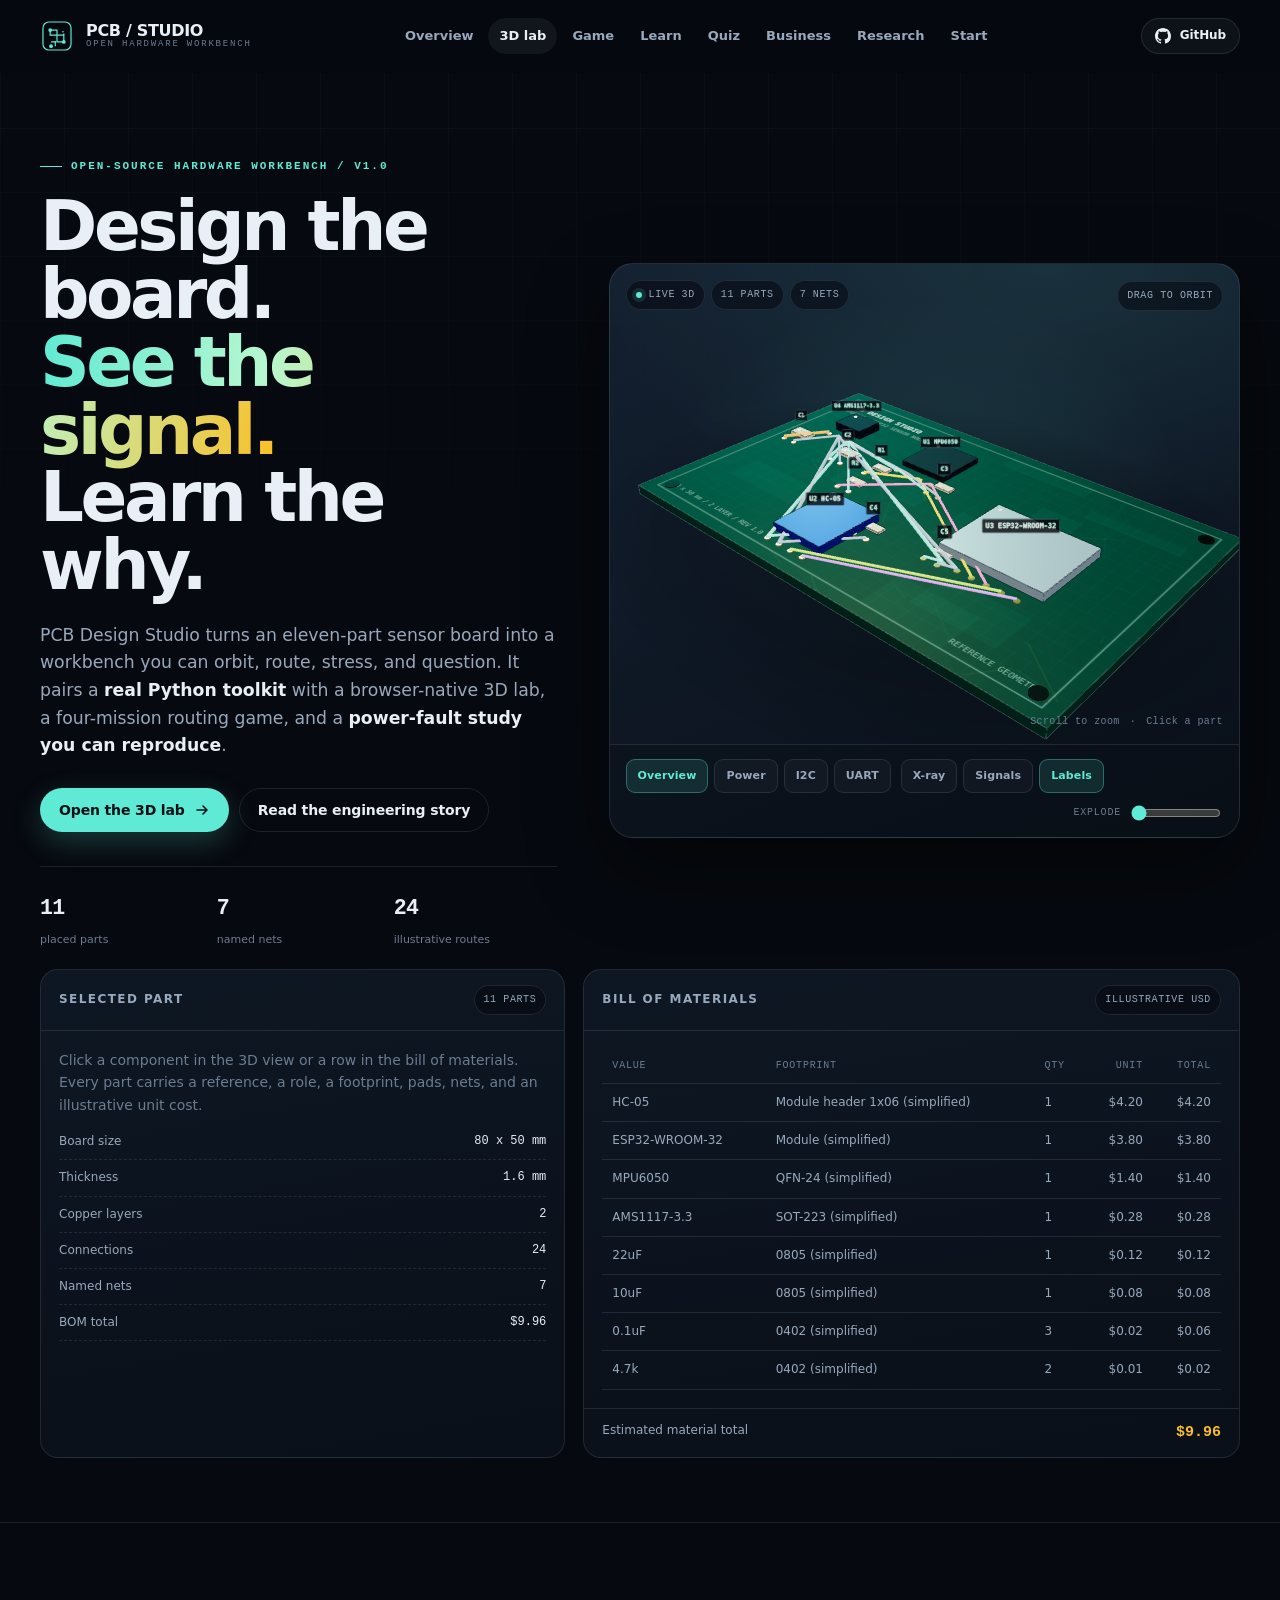
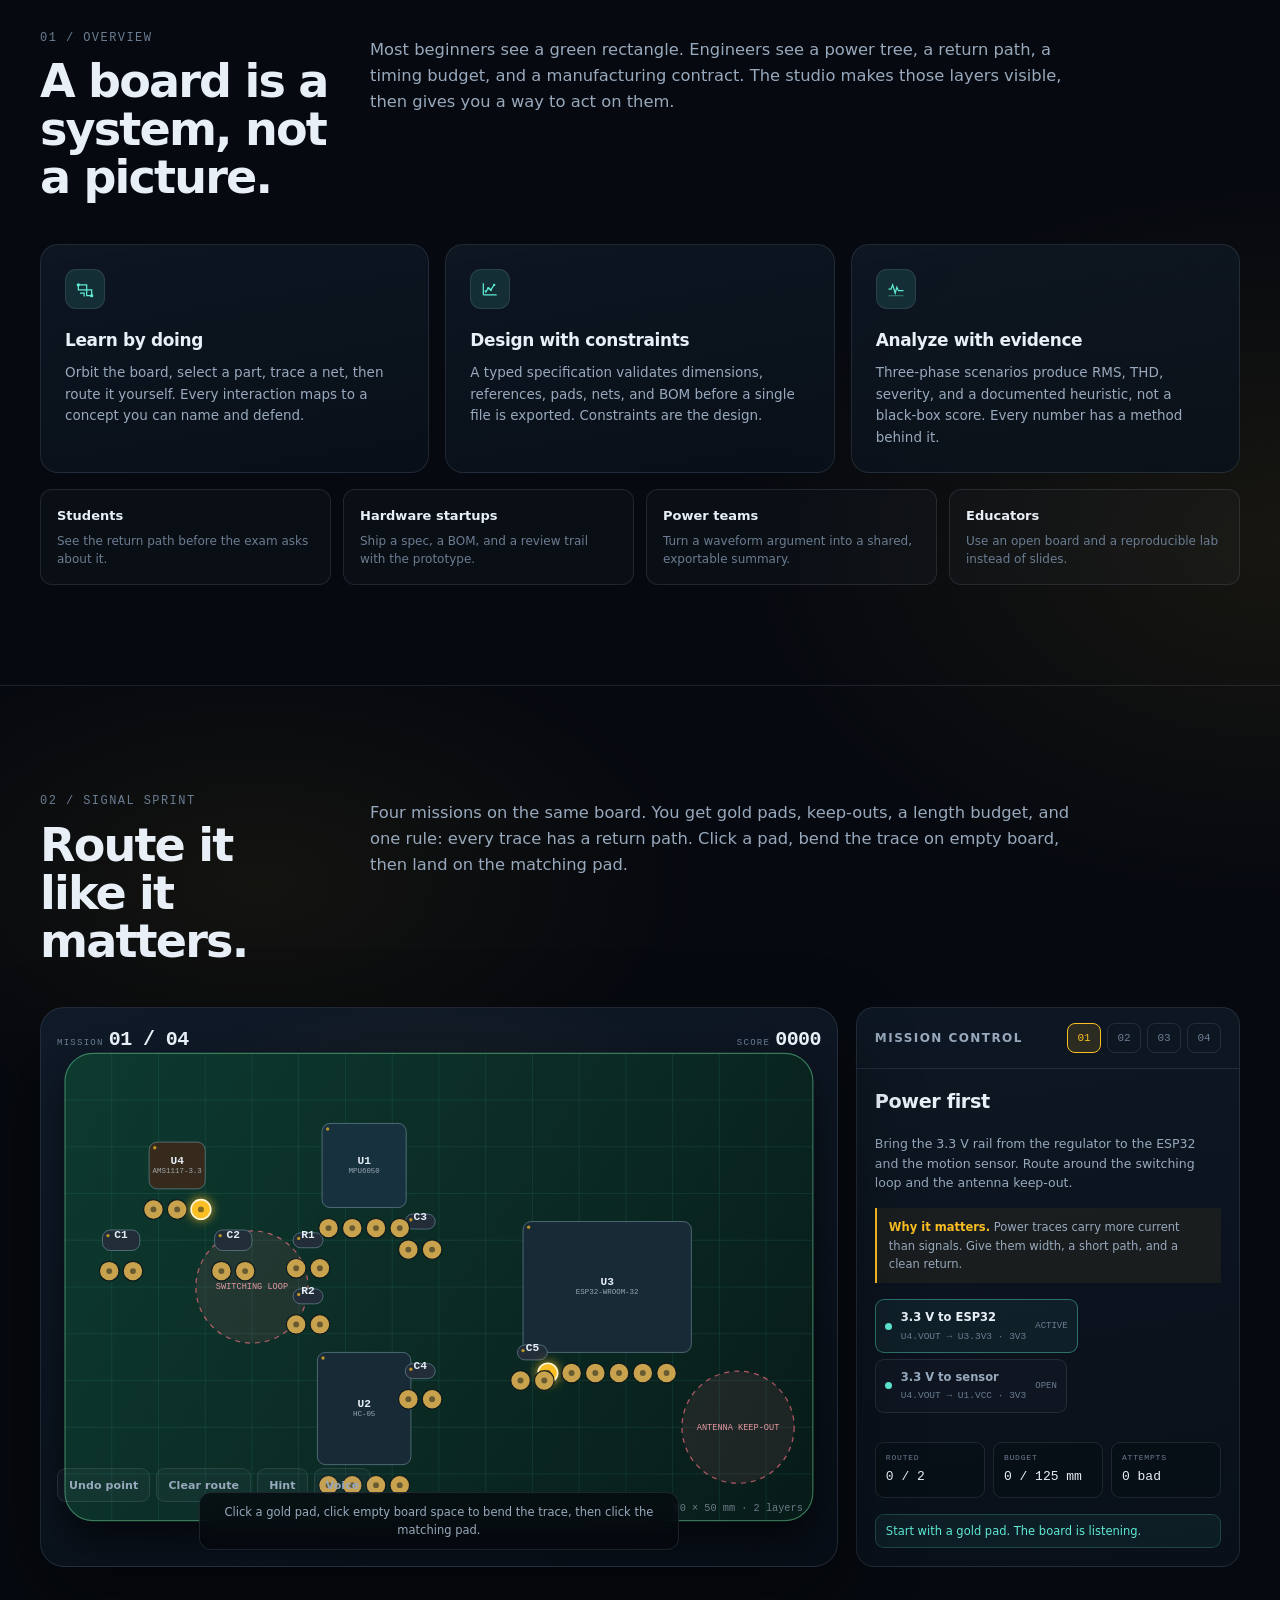
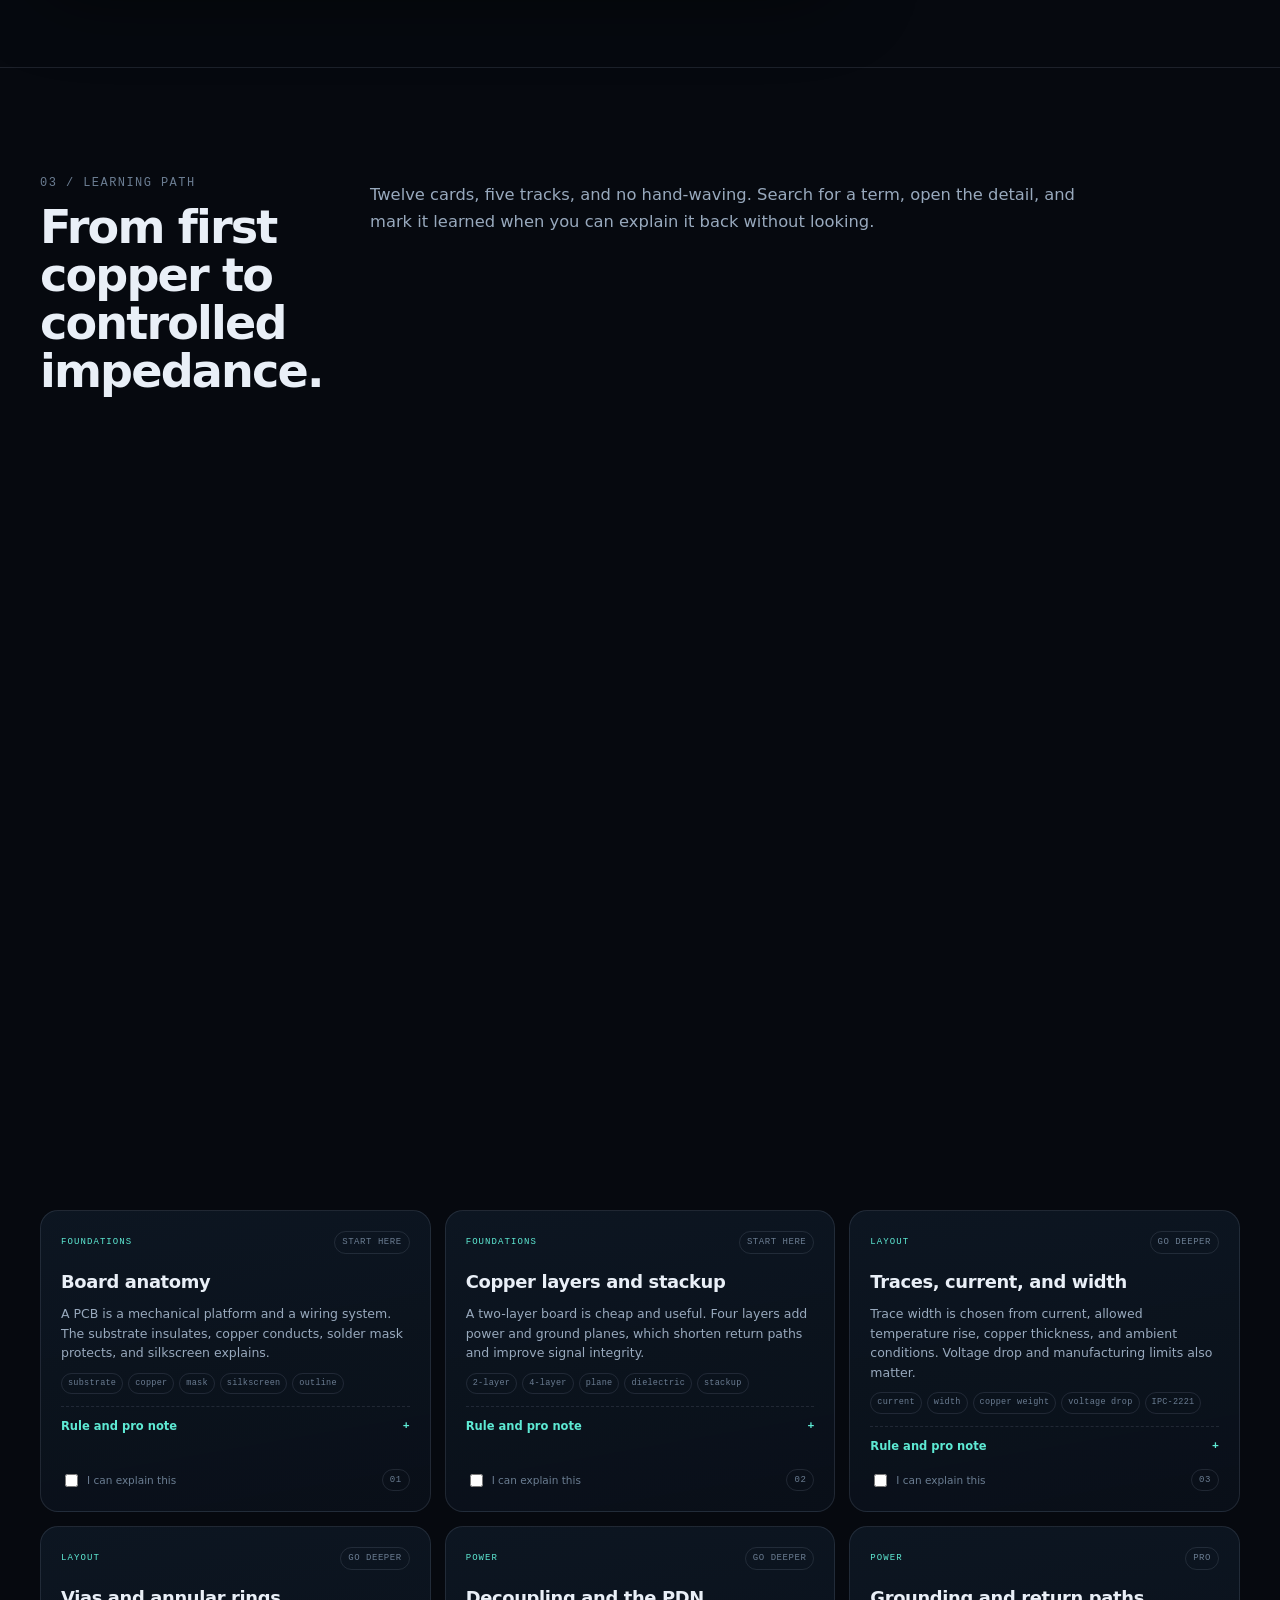
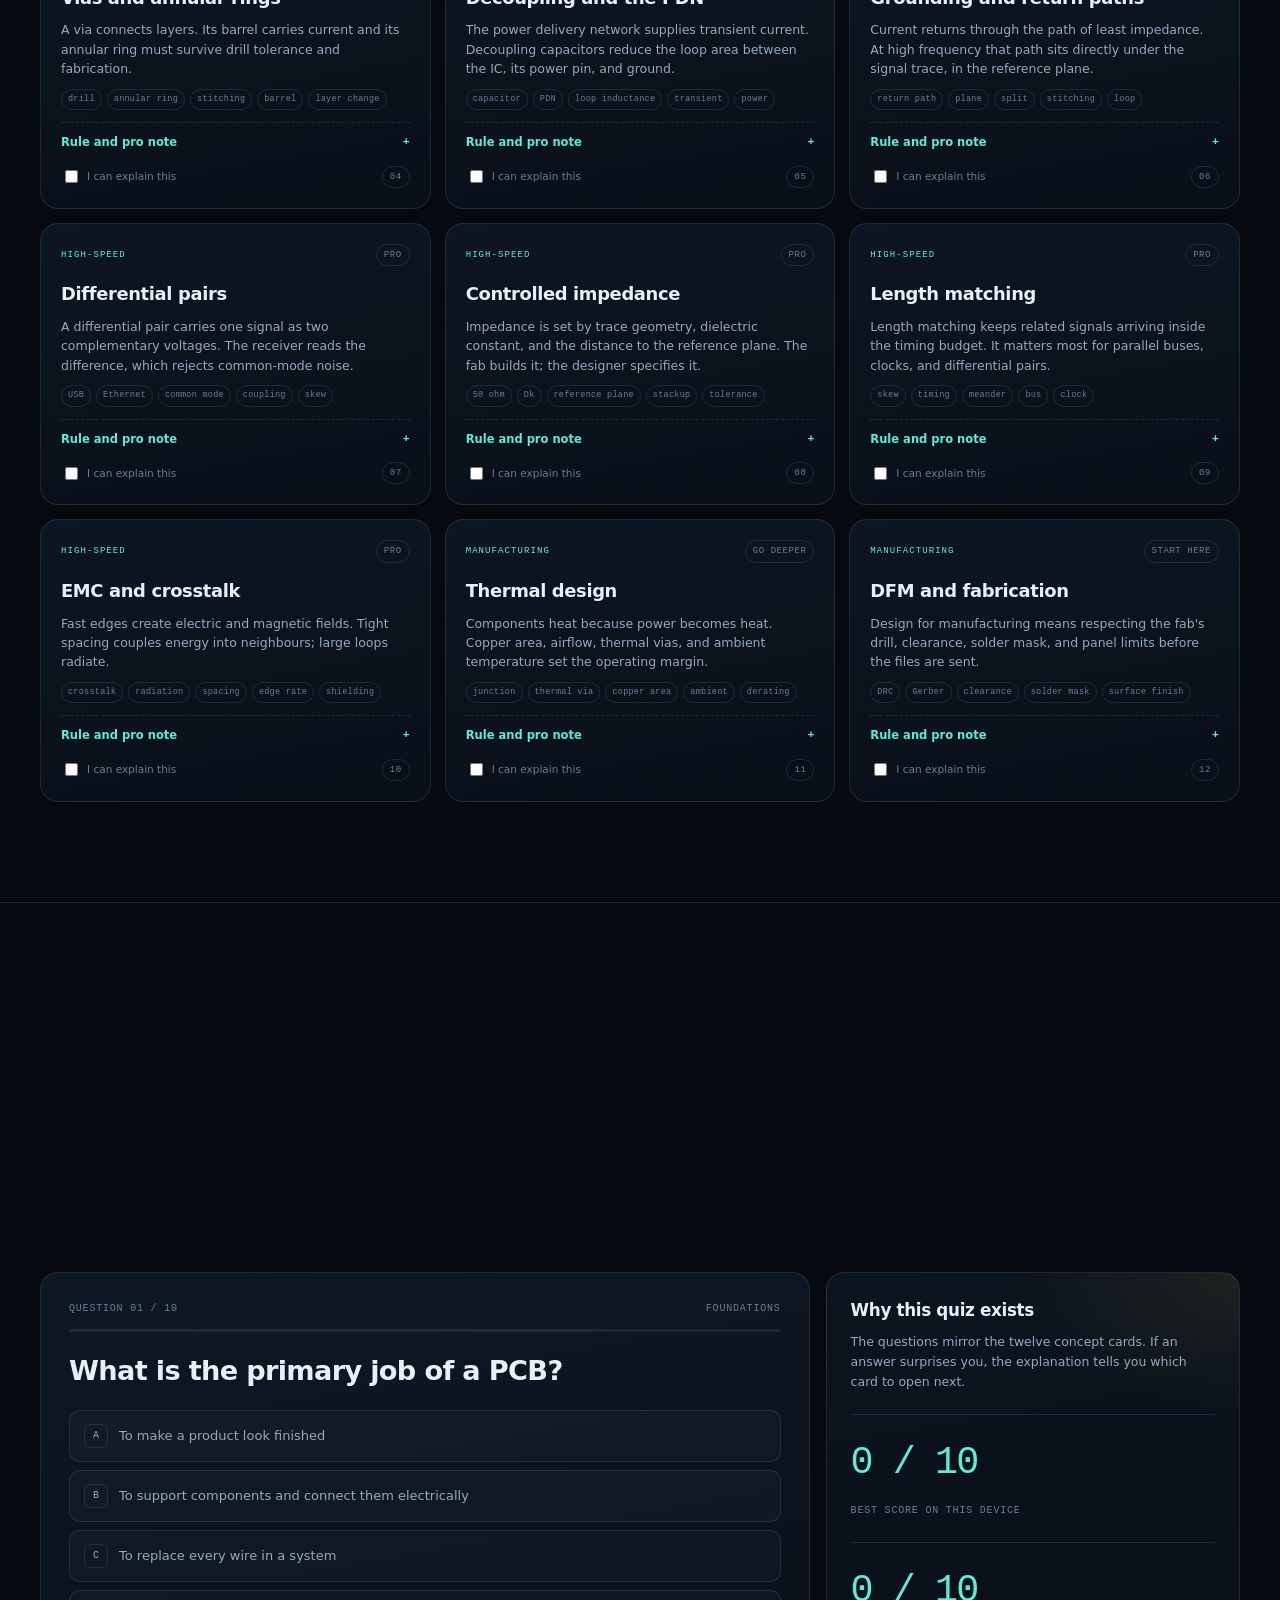
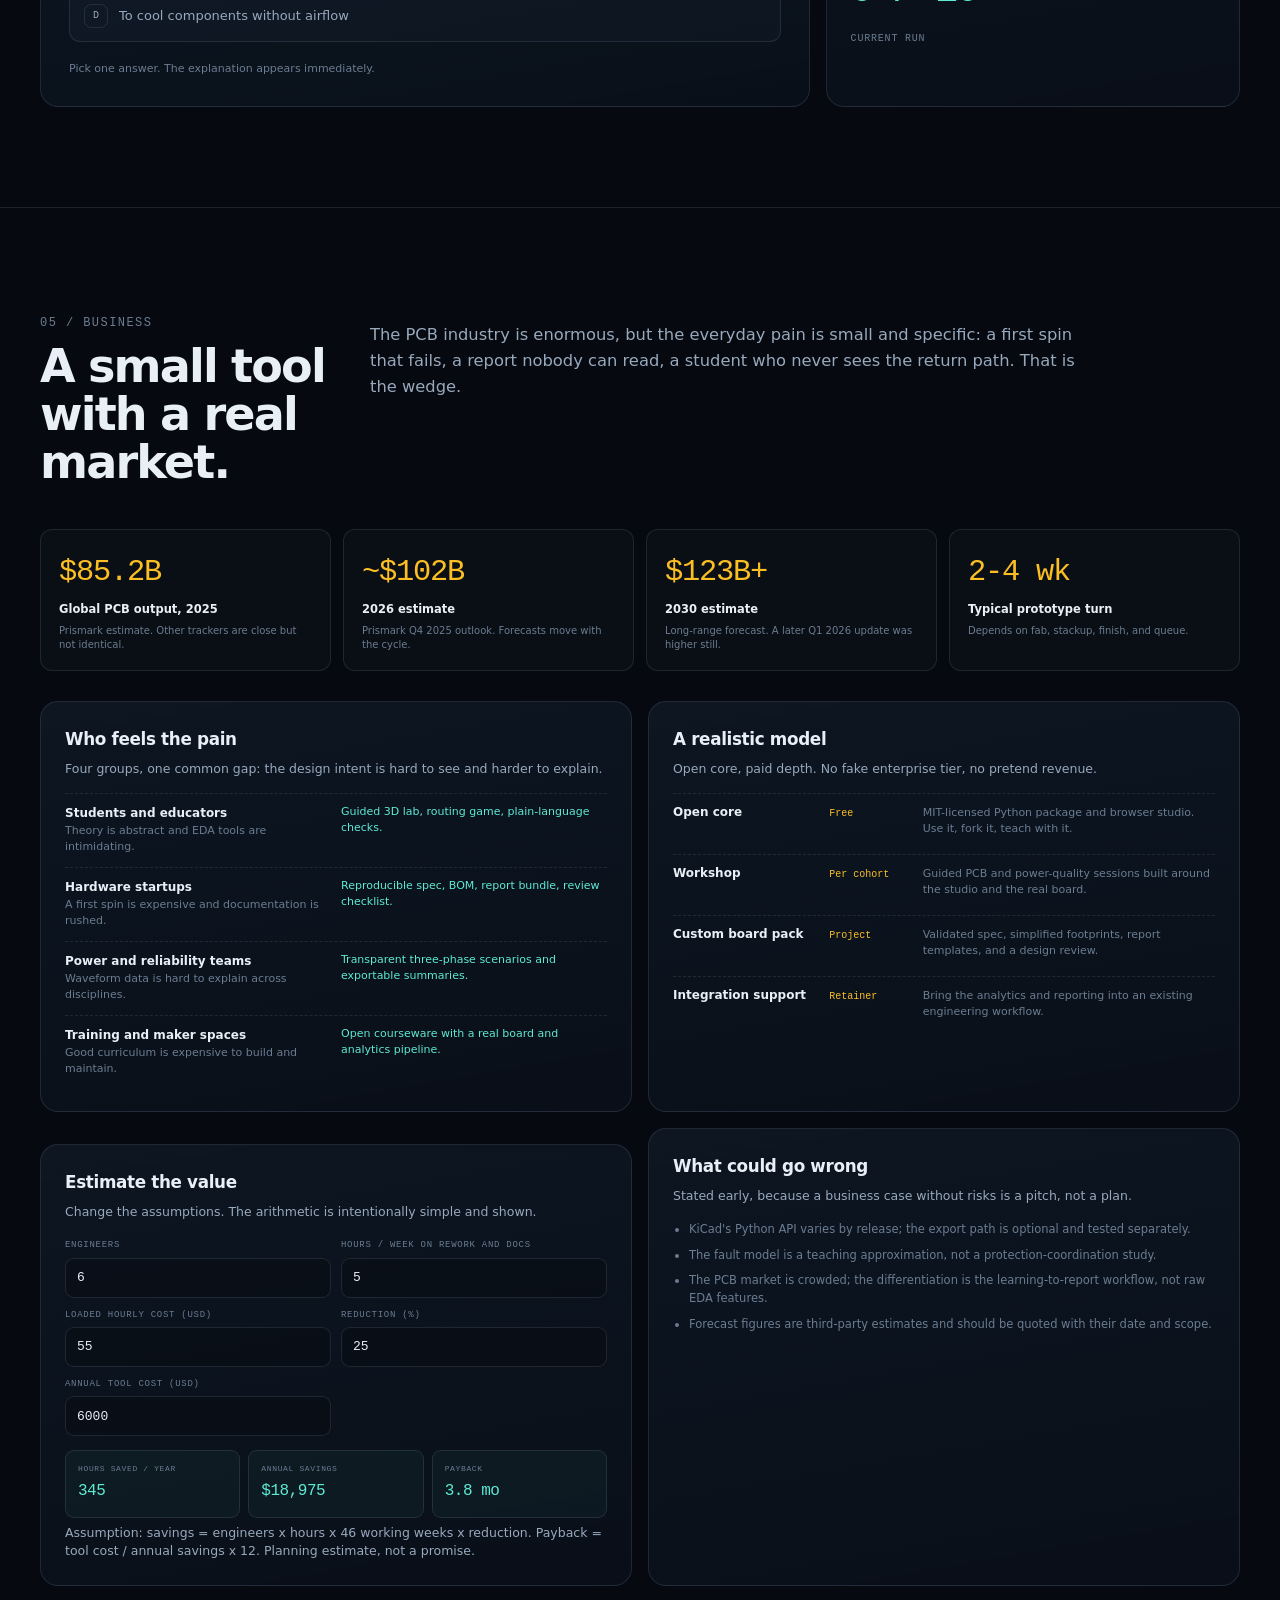
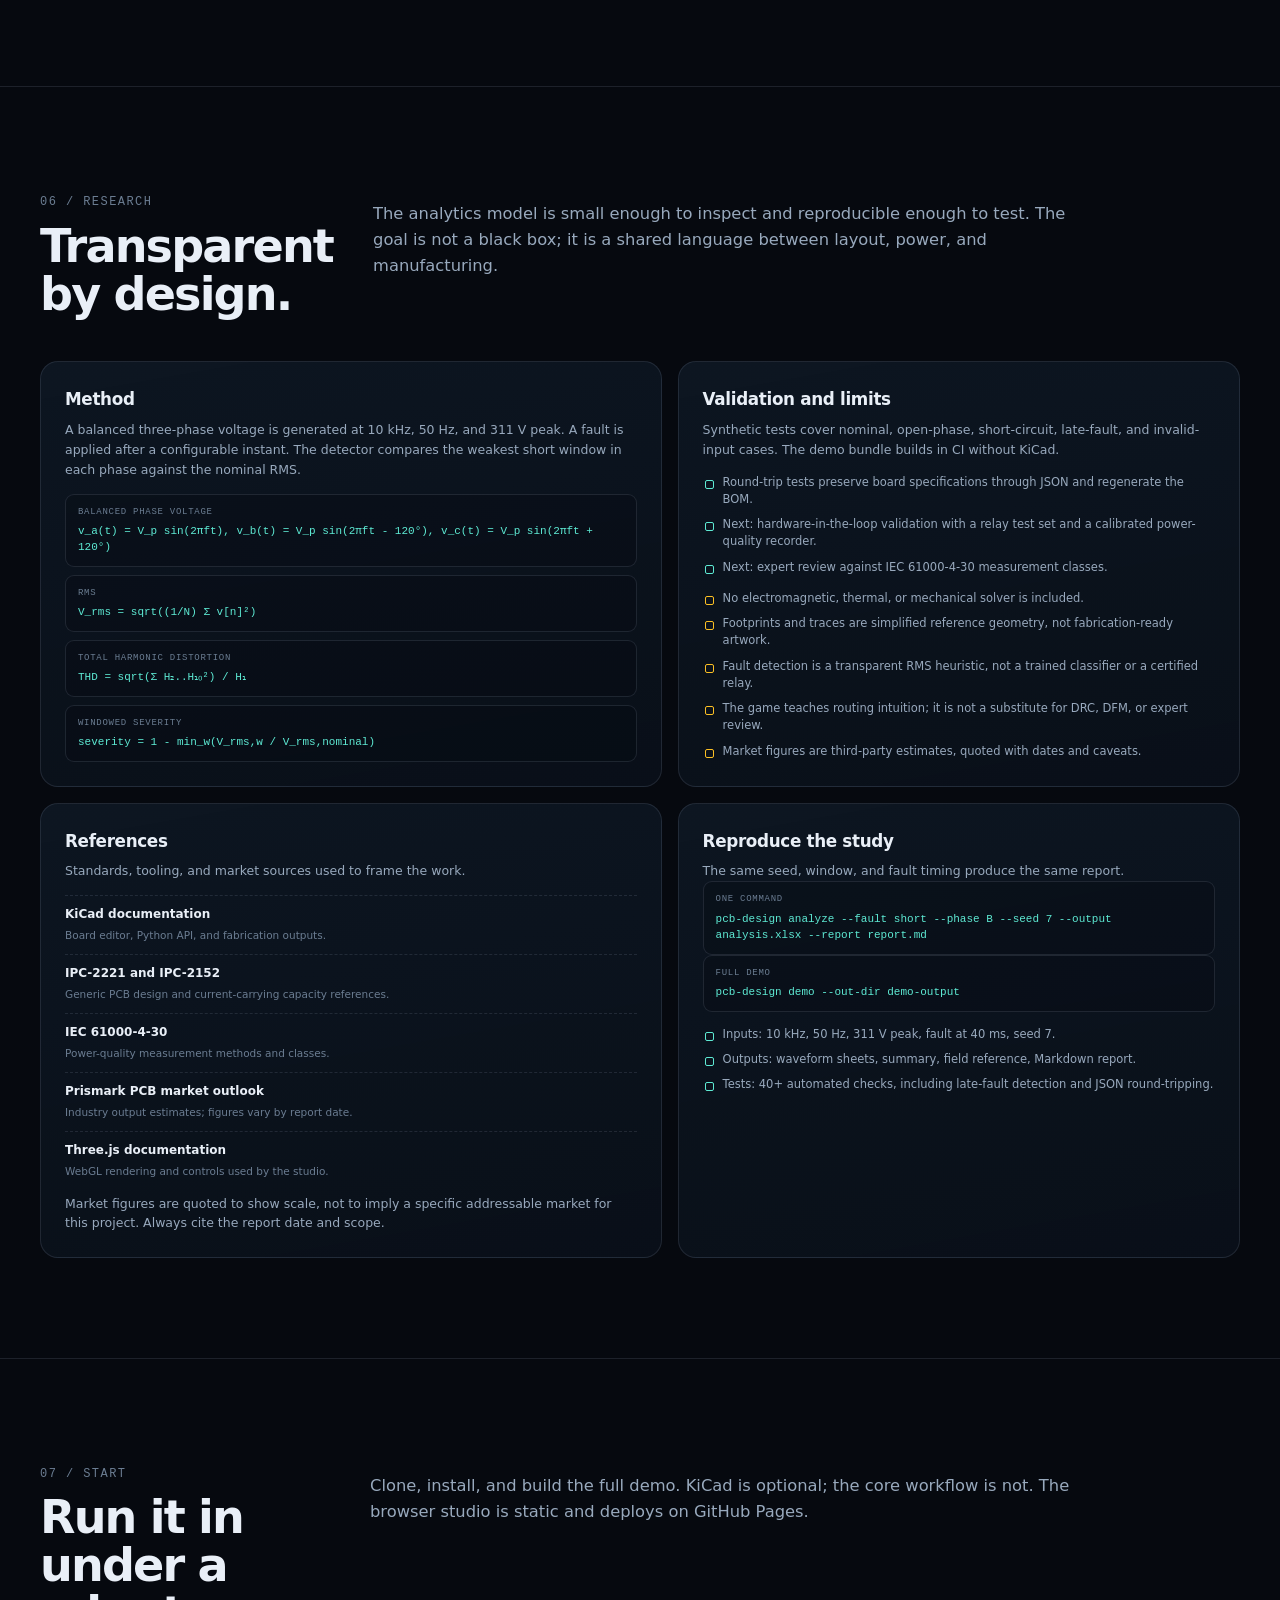
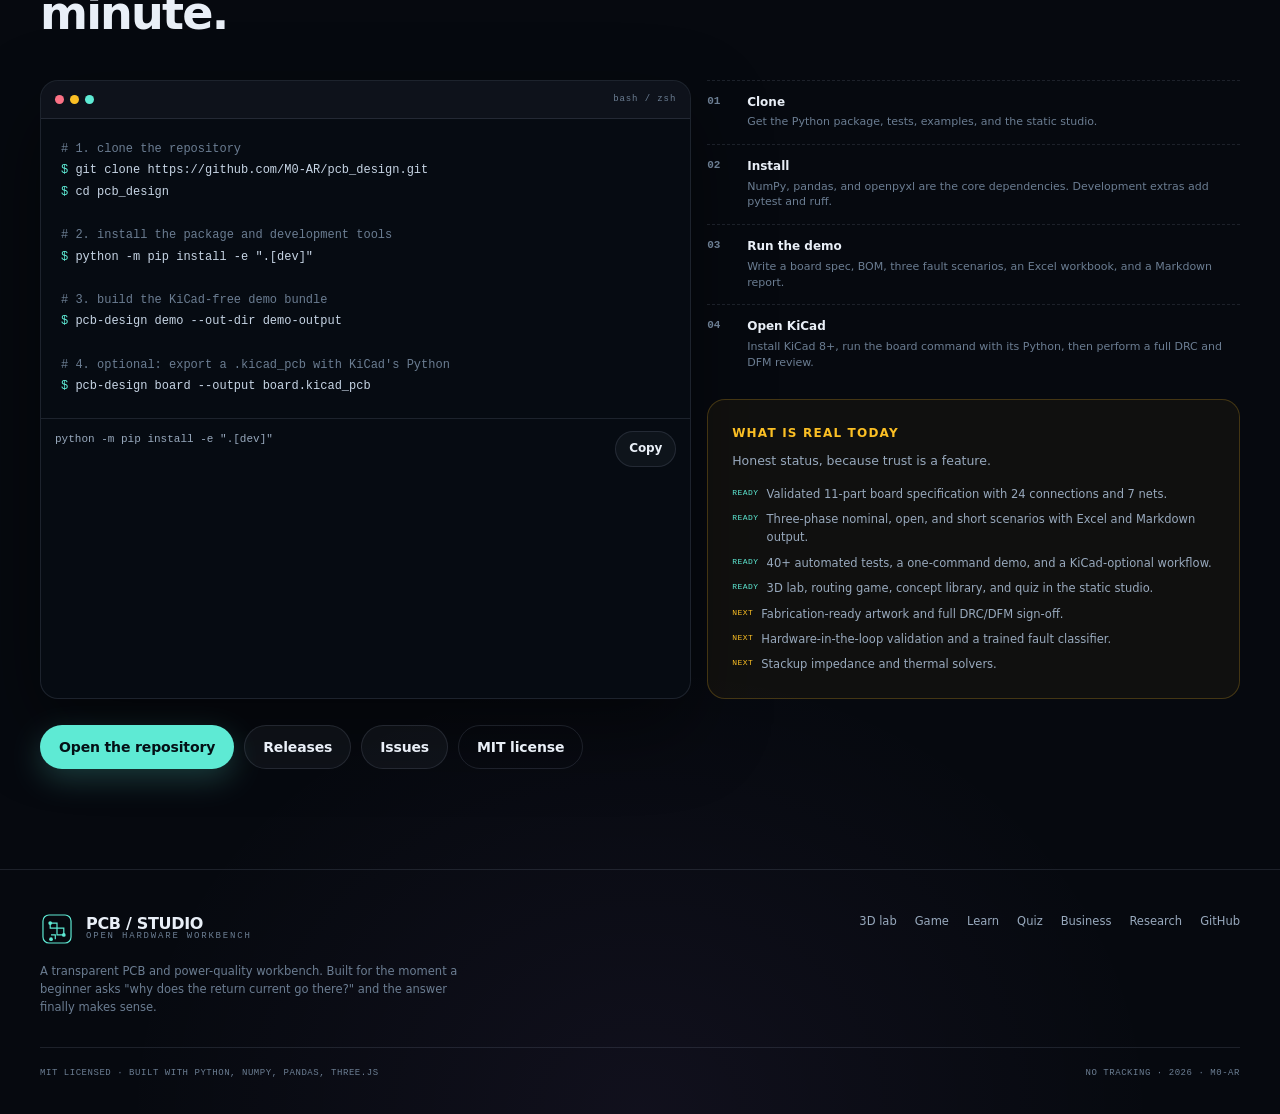
<file: index.html>
<!doctype html>
<html lang="en">
  <head>
    <meta charset="utf-8" />
    <meta name="viewport" content="width=device-width, initial-scale=1" />
    <title>PCB Design Studio | 3D board lab, routing game, and power-fault analytics</title>
    <meta
      name="description"
      content="An open-source PCB workbench: orbit a real sensor board in 3D, route it in a game, learn twelve layout concepts, take a quiz, and reproduce a three-phase power-fault study."
    />
    <meta name="theme-color" content="#06090f" />
    <link rel="canonical" href="https://m0-ar.github.io/pcb_design/" />
    <link rel="icon" href="assets/img/favicon.svg" type="image/svg+xml" />
    <meta property="og:type" content="website" />
    <meta property="og:title" content="PCB Design Studio" />
    <meta
      property="og:description"
      content="Orbit the board. Route the signal. Learn the why. An open-source 3D PCB lab and power-fault workbench."
    />
    <meta property="og:url" content="https://m0-ar.github.io/pcb_design/" />
    <meta property="og:image" content="https://m0-ar.github.io/pcb_design/assets/img/og.png" />
    <meta name="twitter:card" content="summary_large_image" />
    <meta name="twitter:title" content="PCB Design Studio" />
    <meta
      name="twitter:description"
      content="An open-source 3D PCB lab, routing game, and power-fault workbench."
    />
    <meta name="twitter:image" content="https://m0-ar.github.io/pcb_design/assets/img/og.png" />
    <link rel="stylesheet" href="assets/css/site.css" />
    <script type="importmap">
      {
        "imports": {
          "three": "./assets/vendor/three.module.min.js",
          "three/addons/": "./assets/vendor/addons/"
        }
      }
    </script>
    <script type="application/ld+json">
      {
        "@context": "https://schema.org",
        "@type": "SoftwareApplication",
        "name": "PCB Design Studio",
        "applicationCategory": "EngineeringApplication",
        "operatingSystem": "Any",
        "url": "https://m0-ar.github.io/pcb_design/",
        "codeRepository": "https://github.com/M0-AR/pcb_design",
        "license": "https://opensource.org/licenses/MIT",
        "description": "Open-source PCB board generation, three-phase power-fault analytics, engineering reports, and an interactive 3D learning studio.",
        "offers": {
          "@type": "Offer",
          "price": "0",
          "priceCurrency": "USD"
        }
      }
    </script>
  </head>
  <body>
    <a class="skip-link" href="#main">Skip to content</a>
    <div class="scroll-progress" id="scroll-progress" aria-hidden="true"></div>

    <header class="site-header" id="top">
      <div class="wrap nav">
        <a class="brand" href="#top" aria-label="PCB Design Studio home">
          <svg class="brand-mark" viewBox="0 0 40 40" fill="none" aria-hidden="true">
            <rect x="3.5" y="3.5" width="33" height="33" rx="7" stroke="currentColor" stroke-width="1.4" />
            <path d="M12 13h8v6h-8zM20 19h8v8h-8zM13 27h5v5" stroke="currentColor" stroke-width="1.4" />
            <circle cx="12" cy="13" r="2.2" fill="currentColor" />
            <circle cx="28" cy="27" r="2.2" fill="currentColor" />
            <circle cx="13" cy="32" r="2.2" fill="currentColor" />
            <path d="M17 27h4M28 19v-4h-4" stroke="currentColor" stroke-width="1.4" stroke-dasharray="2 2" />
          </svg>
          <span class="brand-text">
            PCB / STUDIO
            <small>open hardware workbench</small>
          </span>
        </a>

        <nav class="nav-links" id="nav-links" aria-label="Main navigation">
          <a href="#overview">Overview</a>
          <a href="#lab">3D lab</a>
          <a href="#game">Game</a>
          <a href="#learn">Learn</a>
          <a href="#quiz">Quiz</a>
          <a href="#business">Business</a>
          <a href="#research">Research</a>
          <a href="#start">Start</a>
        </nav>

        <div class="nav-actions">
          <a
            class="btn btn-small"
            href="https://github.com/M0-AR/pcb_design"
            target="_blank"
            rel="noopener noreferrer"
          >
            <svg viewBox="0 0 16 16" fill="currentColor" aria-hidden="true">
              <path d="M8 0C3.58 0 0 3.58 0 8c0 3.54 2.29 6.53 5.47 7.59.4.07.55-.17.55-.38 0-.19-.01-.82-.01-1.49-2.01.37-2.53-.49-2.69-.94-.09-.23-.48-.94-.82-1.13-.28-.15-.68-.52-.01-.53.63-.01 1.08.58 1.23.82.72 1.21 1.87.87 2.33.66.07-.52.28-.87.51-1.07-1.78-.2-3.64-.89-3.64-3.95 0-.87.31-1.59.82-2.15-.08-.2-.36-1.02.08-2.12 0 0 .67-.21 2.2.82.64-.18 1.32-.27 2-.27s1.36.09 2 .27c1.53-1.04 2.2-.82 2.2-.82.44 1.1.16 1.92.08 2.12.51.56.82 1.27.82 2.15 0 3.07-1.87 3.75-3.65 3.95.29.25.54.73.54 1.48 0 1.07-.01 1.93-.01 2.2 0 .21.15.46.55.38A8.01 8.01 0 0 0 16 8c0-4.42-3.58-8-8-8Z" />
            </svg>
            GitHub
          </a>
          <button
            class="nav-toggle"
            id="nav-toggle"
            type="button"
            aria-expanded="false"
            aria-controls="nav-links"
            aria-label="Open navigation"
          >
            <span></span><span></span><span></span>
          </button>
        </div>
      </div>
    </header>

    <main id="main">
      <section class="hero" aria-labelledby="hero-title">
        <div class="wrap hero-grid">
          <div class="hero-copy">
            <span class="eyebrow">Open-source hardware workbench / v1.0</span>
            <h1 id="hero-title">
              Design the board.<br />
              <span class="accent">See the signal.</span><br />
              Learn the why.
            </h1>
            <p class="hero-lede">
              PCB Design Studio turns an eleven-part sensor board into a workbench you can
              orbit, route, stress, and question. It pairs a <strong>real Python toolkit</strong>
              with a browser-native 3D lab, a four-mission routing game, and a
              <strong>power-fault study you can reproduce</strong>.
            </p>
            <div class="hero-actions">
              <a class="btn btn-primary" href="#lab">
                Open the 3D lab
                <svg viewBox="0 0 16 16" fill="none" aria-hidden="true">
                  <path d="M3 8h10M9 4l4 4-4 4" stroke="currentColor" stroke-width="1.6" stroke-linecap="round" stroke-linejoin="round" />
                </svg>
              </a>
              <a class="btn btn-ghost" href="#overview">Read the engineering story</a>
            </div>
            <div class="hero-meta" aria-label="Board facts">
              <div><strong>11</strong><span>placed parts</span></div>
              <div><strong>7</strong><span>named nets</span></div>
              <div><strong>24</strong><span>illustrative routes</span></div>
            </div>
          </div>

          <div class="studio-card" id="lab">
            <div class="studio-stage" id="lab-stage">
              <canvas
                id="lab-canvas"
                tabindex="0"
                role="img"
                aria-label="Interactive 3D view of the MPU6050 and ESP32 sensor board. Drag to orbit and scroll to zoom. Component details are also available in the bill of materials table."
              ></canvas>
              <div class="webgl-fallback" id="lab-fallback">
                This browser could not start WebGL. The board details, bill of materials, and
                all non-3D sections of the studio still work.
              </div>
              <div class="hud hud-top-left">
                <span class="hud-pill"><span class="live-dot"></span> Live 3D</span>
                <span class="hud-pill">11 parts</span>
                <span class="hud-pill">7 nets</span>
              </div>
              <div class="hud hud-top-right">
                <span class="hud-pill">Drag to orbit</span>
              </div>
              <div class="hud hud-bottom">
                <span>Scroll to zoom</span>
                <span>·</span>
                <span>Click a part</span>
              </div>
            </div>
            <div class="studio-toolbar" aria-label="3D lab controls">
              <div class="tool-group" role="group" aria-label="Net presets">
                <button class="tool is-active" type="button" data-preset="overview" aria-pressed="true">Overview</button>
                <button class="tool" type="button" data-preset="3V3" aria-pressed="false">Power</button>
                <button class="tool" type="button" data-preset="I2C" aria-pressed="false">I2C</button>
                <button class="tool" type="button" data-preset="UART" aria-pressed="false">UART</button>
              </div>
              <div class="tool-group" role="group" aria-label="View modes">
                <button class="tool" type="button" id="toggle-xray" aria-pressed="false">X-ray</button>
                <button class="tool" type="button" id="toggle-signals" aria-pressed="false">Signals</button>
                <button class="tool" type="button" id="toggle-labels" aria-pressed="true">Labels</button>
              </div>
              <label class="slider-wrap" for="explode">
                Explode
                <input id="explode" type="range" min="0" max="100" value="0" />
              </label>
            </div>
          </div>
        </div>

        <div class="wrap lab-grid">
          <article class="panel" aria-labelledby="part-details-heading">
            <div class="panel-head">
              <h3 id="part-details-heading">Selected part</h3>
              <span class="hud-pill" id="part-count">11 parts</span>
            </div>
            <div class="panel-body" id="part-detail">
              <p class="detail-empty">
                Click a component in the 3D view or a row in the bill of materials. Every
                part carries a reference, a role, a footprint, pads, nets, and an illustrative
                unit cost.
              </p>
              <ul class="detail-list">
                <li><span>Board size</span><b>80 x 50 mm</b></li>
                <li><span>Thickness</span><b>1.6 mm</b></li>
                <li><span>Copper layers</span><b>2</b></li>
                <li><span>Connections</span><b>24</b></li>
                <li><span>Named nets</span><b>7</b></li>
                <li><span>BOM total</span><b>$9.96</b></li>
              </ul>
            </div>
          </article>

          <article class="panel" aria-labelledby="bom-heading">
            <div class="panel-head">
              <h3 id="bom-heading">Bill of materials</h3>
              <span class="hud-pill">Illustrative USD</span>
            </div>
            <div class="panel-body bom-table-wrap">
              <table class="bom-table">
                <thead>
                  <tr>
                    <th scope="col">Value</th>
                    <th scope="col">Footprint</th>
                    <th scope="col">Qty</th>
                    <th scope="col">Unit</th>
                    <th scope="col">Total</th>
                  </tr>
                </thead>
                <tbody id="bom-body"></tbody>
              </table>
            </div>
            <div class="bom-total">
              <span>Estimated material total</span>
              <strong id="bom-total">$9.96</strong>
            </div>
          </article>
        </div>
      </section>

      <section class="section" id="overview" aria-labelledby="overview-title">
        <div class="wrap">
          <div class="section-head reveal">
            <div>
              <span class="section-number">01 / OVERVIEW</span>
              <h2 class="section-title" id="overview-title">A board is a system, not a picture.</h2>
            </div>
            <div>
              <p class="section-lede">
                Most beginners see a green rectangle. Engineers see a power tree, a return
                path, a timing budget, and a manufacturing contract. The studio makes those
                layers visible, then gives you a way to act on them.
              </p>
            </div>
          </div>

          <div class="pillar-grid">
            <article class="pillar reveal">
              <div class="pillar-icon" aria-hidden="true">
                <svg viewBox="0 0 24 24" fill="none" stroke="currentColor" stroke-width="1.5">
                  <path d="M4 7h10v6H4zM14 13h6v7h-6zM6 17h5v4" />
                  <circle cx="4" cy="7" r="2" fill="currentColor" stroke="none" />
                  <circle cx="20" cy="20" r="2" fill="currentColor" stroke="none" />
                </svg>
              </div>
              <h3>Learn by doing</h3>
              <p>
                Orbit the board, select a part, trace a net, then route it yourself. Every
                interaction maps to a concept you can name and defend.
              </p>
            </article>
            <article class="pillar reveal">
              <div class="pillar-icon" aria-hidden="true">
                <svg viewBox="0 0 24 24" fill="none" stroke="currentColor" stroke-width="1.5">
                  <path d="M4 19V5M4 19h16M7 15l3-4 3 2 4-6" />
                  <circle cx="7" cy="15" r="1.4" fill="currentColor" stroke="none" />
                  <circle cx="10" cy="11" r="1.4" fill="currentColor" stroke="none" />
                  <circle cx="13" cy="13" r="1.4" fill="currentColor" stroke="none" />
                  <circle cx="17" cy="7" r="1.4" fill="currentColor" stroke="none" />
                </svg>
              </div>
              <h3>Design with constraints</h3>
              <p>
                A typed specification validates dimensions, references, pads, nets, and BOM
                before a single file is exported. Constraints are the design.
              </p>
            </article>
            <article class="pillar reveal">
              <div class="pillar-icon" aria-hidden="true">
                <svg viewBox="0 0 24 24" fill="none" stroke="currentColor" stroke-width="1.5">
                  <path d="M3 12h3l2-5 3 10 2-7 2 4h6" />
                  <path d="M3 20h18" opacity=".35" />
                </svg>
              </div>
              <h3>Analyze with evidence</h3>
              <p>
                Three-phase scenarios produce RMS, THD, severity, and a documented heuristic,
                not a black-box score. Every number has a method behind it.
              </p>
            </article>
          </div>

          <div class="audience-grid">
            <article class="audience reveal">
              <h4>Students</h4>
              <p>See the return path before the exam asks about it.</p>
            </article>
            <article class="audience reveal">
              <h4>Hardware startups</h4>
              <p>Ship a spec, a BOM, and a review trail with the prototype.</p>
            </article>
            <article class="audience reveal">
              <h4>Power teams</h4>
              <p>Turn a waveform argument into a shared, exportable summary.</p>
            </article>
            <article class="audience reveal">
              <h4>Educators</h4>
              <p>Use an open board and a reproducible lab instead of slides.</p>
            </article>
          </div>
        </div>
      </section>

      <section class="section game-section" id="game" aria-labelledby="game-title">
        <div class="wrap">
          <div class="section-head reveal">
            <div>
              <span class="section-number">02 / SIGNAL SPRINT</span>
              <h2 class="section-title" id="game-title">Route it like it matters.</h2>
            </div>
            <div>
              <p class="section-lede">
                Four missions on the same board. You get gold pads, keep-outs, a length
                budget, and one rule: every trace has a return path. Click a pad, bend the
                trace on empty board, then land on the matching pad.
              </p>
            </div>
          </div>

          <div class="game-grid">
            <div class="game-card">
              <div class="game-stage" id="game-stage">
                <canvas
                  id="game-canvas"
                  tabindex="0"
                  role="img"
                  aria-label="Routing game. Select a gold pad, click empty board space to add waypoints, then select the matching pad. The mission task list in the panel is also keyboard accessible."
                ></canvas>
                <div class="webgl-fallback" id="game-fallback">
                  This browser could not start WebGL. The mission briefs and routing rules are
                  still readable in the mission panel.
                </div>
                <div class="game-hud game-hud-left">
                  <span class="game-hud-label">Mission</span>
                  <strong class="game-hud-value" id="game-level-label">01 / 04</strong>
                </div>
                <div class="game-hud game-hud-right">
                  <span class="game-hud-label">Score</span>
                  <strong class="game-hud-value" id="game-score-label">0000</strong>
                </div>
                <div class="game-toolbar">
                  <button class="tool" type="button" id="game-undo">Undo point</button>
                  <button class="tool" type="button" id="game-clear">Clear route</button>
                  <button class="tool" type="button" id="game-hint-btn">Hint</button>
                  <button class="tool" type="button" id="game-voice" aria-pressed="false">Voice</button>
                </div>
                <div class="game-hint" id="game-hint">
                  Click a gold pad to start. Click empty board to bend. Click the matching pad to finish.
                </div>
                <div class="game-overlay" id="game-overlay" hidden>
                  <div class="result-card" role="dialog" aria-modal="true" aria-labelledby="game-result-title">
                    <div class="result-stars" id="game-result-stars">***</div>
                    <h3 id="game-result-title">Mission complete</h3>
                    <p id="game-result-copy">The rail is clean. The return path is continuous.</p>
                    <div class="result-actions">
                      <button class="btn btn-primary btn-small" type="button" id="game-next">Next mission</button>
                      <button class="btn btn-small" type="button" id="game-replay">Replay</button>
                    </div>
                  </div>
                </div>
              </div>
            </div>

            <aside class="panel game-panel" aria-labelledby="mission-heading">
              <div class="panel-head">
                <h3 id="mission-heading">Mission control</h3>
                <div class="level-chips" id="level-chips" aria-label="Mission selector">
                  <button class="level-chip is-current" type="button" data-level="0">01</button>
                  <button class="level-chip" type="button" data-level="1">02</button>
                  <button class="level-chip" type="button" data-level="2">03</button>
                  <button class="level-chip" type="button" data-level="3">04</button>
                </div>
              </div>
              <div class="panel-body">
                <h3 class="mission-title" id="game-mission-title">Power first</h3>
                <p class="mission-brief" id="game-mission-brief">
                  Bring the 3.3 V rail from the regulator to the ESP32 and the motion sensor.
                </p>
                <div class="mission-lesson" id="game-mission-lesson">
                  <strong>Why it matters.</strong> Power traces carry more current than signals.
                  Give them width, a short path, and a clean return.
                </div>
                <ul class="task-list" id="game-task-list"></ul>
                <div class="game-stats">
                  <div class="game-stat">
                    <span>Routed</span>
                    <strong id="game-routed">0 / 2</strong>
                  </div>
                  <div class="game-stat">
                    <span>Budget</span>
                    <strong id="game-budget">0 / 125 mm</strong>
                  </div>
                  <div class="game-stat">
                    <span>Attempts</span>
                    <strong id="game-attempts">0 bad</strong>
                  </div>
                </div>
                <div class="game-feedback is-info" id="game-feedback">
                  Start with a gold pad. The board is listening.
                </div>
              </div>
            </aside>
          </div>
        </div>
      </section>

      <section class="section" id="learn" aria-labelledby="learn-title">
        <div class="wrap">
          <div class="section-head reveal">
            <div>
              <span class="section-number">03 / LEARNING PATH</span>
              <h2 class="section-title" id="learn-title">From first copper to controlled impedance.</h2>
            </div>
            <div>
              <p class="section-lede">
                Twelve cards, five tracks, and no hand-waving. Search for a term, open the
                detail, and mark it learned when you can explain it back without looking.
              </p>
            </div>
          </div>

          <div class="learn-toolbar reveal">
            <div class="search-wrap">
              <svg viewBox="0 0 16 16" fill="none" stroke="currentColor" stroke-width="1.5" aria-hidden="true">
                <circle cx="7" cy="7" r="4.5" />
                <path d="m10.5 10.5 3 3" stroke-linecap="round" />
              </svg>
              <input
                class="search-input"
                id="concept-search"
                type="search"
                placeholder="Search: return path, impedance, DFM, decoupling..."
                aria-label="Search concepts"
              />
            </div>
            <div class="chip-row" id="concept-filters" role="group" aria-label="Filter concepts by track">
              <button class="chip is-active" type="button" data-category="All">All</button>
              <button class="chip" type="button" data-category="Foundations">Foundations</button>
              <button class="chip" type="button" data-category="Layout">Layout</button>
              <button class="chip" type="button" data-category="Power">Power</button>
              <button class="chip" type="button" data-category="High-speed">High-speed</button>
              <button class="chip" type="button" data-category="Manufacturing">Manufacturing</button>
            </div>
          </div>

          <div class="concept-map reveal" aria-labelledby="map-title">
            <div class="concept-map-head">
              <div>
                <span class="concept-category">Concept map</span>
                <h3 id="map-title">Your knowledge graph</h3>
              </div>
              <span class="hud-pill" id="map-progress">0 / 12</span>
            </div>
            <svg
              id="concept-svg"
              viewBox="0 0 720 340"
              role="img"
              aria-label="Concept map linking twelve board topics to the central board node. Learned topics are highlighted."
            ></svg>
            <p class="concept-map-note">Tick a card as learned and the map lights up. Select a node to jump to its card.</p>
          </div>

          <div class="learn-progress reveal">
            <span id="learn-progress-text">0 of 12 learned</span>
            <div class="progress-track" aria-hidden="true">
              <div class="progress-fill" id="learn-progress-fill"></div>
            </div>
            <span id="concept-count">12 cards</span>
          </div>

          <div class="concept-grid" id="concept-grid"></div>
        </div>
      </section>

      <section class="section" id="quiz" aria-labelledby="quiz-title">
        <div class="wrap">
          <div class="section-head reveal">
            <div>
              <span class="section-number">04 / KNOWLEDGE CHECK</span>
              <h2 class="section-title" id="quiz-title">Ten questions. No hand-waving.</h2>
            </div>
            <div>
              <p class="section-lede">
                A quick check from board anatomy to return paths. Every answer gets an
                explanation, because a score without feedback is just noise.
              </p>
            </div>
          </div>

          <div class="quiz-shell">
            <div class="quiz-card" id="quiz-content">
              <noscript>
                <p class="detail-empty">Enable JavaScript to take the interactive quiz.</p>
              </noscript>
            </div>
            <aside class="quiz-side">
              <h3>Why this quiz exists</h3>
              <p>
                The questions mirror the twelve concept cards. If an answer surprises you,
                the explanation tells you which card to open next.
              </p>
              <div class="quiz-score">
                <strong id="quiz-best">0 / 10</strong>
                <span>Best score on this device</span>
              </div>
              <div class="quiz-score">
                <strong id="quiz-current">0 / 10</strong>
                <span>Current run</span>
              </div>
            </aside>
          </div>
        </div>
      </section>

      <section class="section" id="business" aria-labelledby="business-title">
        <div class="wrap">
          <div class="section-head reveal">
            <div>
              <span class="section-number">05 / BUSINESS</span>
              <h2 class="section-title" id="business-title">A small tool with a real market.</h2>
            </div>
            <div>
              <p class="section-lede">
                The PCB industry is enormous, but the everyday pain is small and specific: a
                first spin that fails, a report nobody can read, a student who never sees the
                return path. That is the wedge.
              </p>
            </div>
          </div>

          <div class="market-strip">
            <div class="market-stat reveal">
              <strong>$85.2B</strong>
              <span>Global PCB output, 2025</span>
              <small>Prismark estimate. Other trackers are close but not identical.</small>
            </div>
            <div class="market-stat reveal">
              <strong>~$102B</strong>
              <span>2026 estimate</span>
              <small>Prismark Q4 2025 outlook. Forecasts move with the cycle.</small>
            </div>
            <div class="market-stat reveal">
              <strong>$123B+</strong>
              <span>2030 estimate</span>
              <small>Long-range forecast. A later Q1 2026 update was higher still.</small>
            </div>
            <div class="market-stat reveal">
              <strong>2-4 wk</strong>
              <span>Typical prototype turn</span>
              <small>Depends on fab, stackup, finish, and queue.</small>
            </div>
          </div>

          <div class="biz-grid">
            <article class="biz-card reveal">
              <h3>Who feels the pain</h3>
              <p>Four groups, one common gap: the design intent is hard to see and harder to explain.</p>
              <div class="segment-list">
                <div class="segment">
                  <div><h4>Students and educators</h4><p>Theory is abstract and EDA tools are intimidating.</p></div>
                  <p class="offer">Guided 3D lab, routing game, plain-language checks.</p>
                </div>
                <div class="segment">
                  <div><h4>Hardware startups</h4><p>A first spin is expensive and documentation is rushed.</p></div>
                  <p class="offer">Reproducible spec, BOM, report bundle, review checklist.</p>
                </div>
                <div class="segment">
                  <div><h4>Power and reliability teams</h4><p>Waveform data is hard to explain across disciplines.</p></div>
                  <p class="offer">Transparent three-phase scenarios and exportable summaries.</p>
                </div>
                <div class="segment">
                  <div><h4>Training and maker spaces</h4><p>Good curriculum is expensive to build and maintain.</p></div>
                  <p class="offer">Open courseware with a real board and analytics pipeline.</p>
                </div>
              </div>
            </article>

            <article class="biz-card reveal">
              <h3>A realistic model</h3>
              <p>Open core, paid depth. No fake enterprise tier, no pretend revenue.</p>
              <div class="model-list">
                <div class="model-row"><b>Open core</b><span>Free</span><p>MIT-licensed Python package and browser studio. Use it, fork it, teach with it.</p></div>
                <div class="model-row"><b>Workshop</b><span>Per cohort</span><p>Guided PCB and power-quality sessions built around the studio and the real board.</p></div>
                <div class="model-row"><b>Custom board pack</b><span>Project</span><p>Validated spec, simplified footprints, report templates, and a design review.</p></div>
                <div class="model-row"><b>Integration support</b><span>Retainer</span><p>Bring the analytics and reporting into an existing engineering workflow.</p></div>
              </div>
            </article>

            <article class="biz-card roi-card reveal">
              <h3>Estimate the value</h3>
              <p>Change the assumptions. The arithmetic is intentionally simple and shown.</p>
              <div class="roi-grid">
                <div class="field"><label for="roi-team">Engineers</label><input id="roi-team" type="number" min="1" max="500" step="1" value="6" /></div>
                <div class="field"><label for="roi-hours">Hours / week on rework and docs</label><input id="roi-hours" type="number" min="0" max="40" step="1" value="5" /></div>
                <div class="field"><label for="roi-rate">Loaded hourly cost (USD)</label><input id="roi-rate" type="number" min="1" max="500" step="1" value="55" /></div>
                <div class="field"><label for="roi-reduction">Reduction (%)</label><input id="roi-reduction" type="number" min="0" max="80" step="1" value="25" /></div>
                <div class="field"><label for="roi-cost">Annual tool cost (USD)</label><input id="roi-cost" type="number" min="0" max="100000" step="100" value="6000" /></div>
              </div>
              <div class="roi-output">
                <div class="roi-out"><span>Hours saved / year</span><strong id="roi-hours-out">345</strong></div>
                <div class="roi-out"><span>Annual savings</span><strong id="roi-savings-out">$18,975</strong></div>
                <div class="roi-out"><span>Payback</span><strong id="roi-payback-out">3.8 mo</strong></div>
              </div>
              <p class="roi-note">
                Assumption: savings = engineers x hours x 46 working weeks x reduction.
                Payback = tool cost / annual savings x 12. Planning estimate, not a promise.
              </p>
            </article>

            <article class="biz-card reveal">
              <h3>What could go wrong</h3>
              <p>Stated early, because a business case without risks is a pitch, not a plan.</p>
              <ul class="risk-list">
                <li>KiCad's Python API varies by release; the export path is optional and tested separately.</li>
                <li>The fault model is a teaching approximation, not a protection-coordination study.</li>
                <li>The PCB market is crowded; the differentiation is the learning-to-report workflow, not raw EDA features.</li>
                <li>Forecast figures are third-party estimates and should be quoted with their date and scope.</li>
              </ul>
            </article>
          </div>
        </div>
      </section>

      <section class="section" id="research" aria-labelledby="research-title">
        <div class="wrap">
          <div class="section-head reveal">
            <div>
              <span class="section-number">06 / RESEARCH</span>
              <h2 class="section-title" id="research-title">Transparent by design.</h2>
            </div>
            <div>
              <p class="section-lede">
                The analytics model is small enough to inspect and reproducible enough to
                test. The goal is not a black box; it is a shared language between layout,
                power, and manufacturing.
              </p>
            </div>
          </div>

          <div class="research-grid">
            <article class="research-card reveal">
              <h3>Method</h3>
              <p>
                A balanced three-phase voltage is generated at 10 kHz, 50 Hz, and 311 V peak.
                A fault is applied after a configurable instant. The detector compares the
                weakest short window in each phase against the nominal RMS.
              </p>
              <div class="equation-list">
                <div class="equation">
                  <span>Balanced phase voltage</span>
                  <code>v_a(t) = V_p sin(2πft), v_b(t) = V_p sin(2πft - 120°), v_c(t) = V_p sin(2πft + 120°)</code>
                </div>
                <div class="equation">
                  <span>RMS</span>
                  <code>V_rms = sqrt((1/N) Σ v[n]²)</code>
                </div>
                <div class="equation">
                  <span>Total harmonic distortion</span>
                  <code>THD = sqrt(Σ H₂..H₁₀²) / H₁</code>
                </div>
                <div class="equation">
                  <span>Windowed severity</span>
                  <code>severity = 1 - min_w(V_rms,w / V_rms,nominal)</code>
                </div>
              </div>
            </article>

            <article class="research-card reveal">
              <h3>Validation and limits</h3>
              <p>
                Synthetic tests cover nominal, open-phase, short-circuit, late-fault, and
                invalid-input cases. The demo bundle builds in CI without KiCad.
              </p>
              <ul class="check-list">
                <li>Round-trip tests preserve board specifications through JSON and regenerate the BOM.</li>
                <li>Next: hardware-in-the-loop validation with a relay test set and a calibrated power-quality recorder.</li>
                <li>Next: expert review against IEC 61000-4-30 measurement classes.</li>
              </ul>
              <ul class="check-list is-warning">
                <li>No electromagnetic, thermal, or mechanical solver is included.</li>
                <li>Footprints and traces are simplified reference geometry, not fabrication-ready artwork.</li>
                <li>Fault detection is a transparent RMS heuristic, not a trained classifier or a certified relay.</li>
                <li>The game teaches routing intuition; it is not a substitute for DRC, DFM, or expert review.</li>
                <li>Market figures are third-party estimates, quoted with dates and caveats.</li>
              </ul>
            </article>

            <article class="research-card reveal">
              <h3>References</h3>
              <p>Standards, tooling, and market sources used to frame the work.</p>
              <div class="citation-list">
                <div class="citation"><a href="https://docs.kicad.org/" target="_blank" rel="noopener noreferrer">KiCad documentation</a><span>Board editor, Python API, and fabrication outputs.</span></div>
                <div class="citation"><a href="https://www.ipc.org/" target="_blank" rel="noopener noreferrer">IPC-2221 and IPC-2152</a><span>Generic PCB design and current-carrying capacity references.</span></div>
                <div class="citation"><a href="https://webstore.iec.ch/" target="_blank" rel="noopener noreferrer">IEC 61000-4-30</a><span>Power-quality measurement methods and classes.</span></div>
                <div class="citation"><a href="https://www.prismark.com/" target="_blank" rel="noopener noreferrer">Prismark PCB market outlook</a><span>Industry output estimates; figures vary by report date.</span></div>
                <div class="citation"><a href="https://threejs.org/docs/" target="_blank" rel="noopener noreferrer">Three.js documentation</a><span>WebGL rendering and controls used by the studio.</span></div>
              </div>
              <p class="citation-note">
                Market figures are quoted to show scale, not to imply a specific addressable
                market for this project. Always cite the report date and scope.
              </p>
            </article>

            <article class="research-card reveal">
              <h3>Reproduce the study</h3>
              <p>The same seed, window, and fault timing produce the same report.</p>
              <div class="equation">
                <span>One command</span>
                <code>pcb-design analyze --fault short --phase B --seed 7 --output analysis.xlsx --report report.md</code>
              </div>
              <div class="equation">
                <span>Full demo</span>
                <code>pcb-design demo --out-dir demo-output</code>
              </div>
              <ul class="check-list">
                <li>Inputs: 10 kHz, 50 Hz, 311 V peak, fault at 40 ms, seed 7.</li>
                <li>Outputs: waveform sheets, summary, field reference, Markdown report.</li>
                <li>Tests: 40+ automated checks, including late-fault detection and JSON round-tripping.</li>
              </ul>
            </article>
          </div>
        </div>
      </section>

      <section class="section" id="start" aria-labelledby="start-title">
        <div class="wrap">
          <div class="section-head reveal">
            <div>
              <span class="section-number">07 / START</span>
              <h2 class="section-title" id="start-title">Run it in under a minute.</h2>
            </div>
            <div>
              <p class="section-lede">
                Clone, install, and build the full demo. KiCad is optional; the core workflow
                is not. The browser studio is static and deploys on GitHub Pages.
              </p>
            </div>
          </div>

          <div class="start-grid">
            <div class="terminal reveal">
              <div class="terminal-bar">
                <i></i><i></i><i></i>
                <span>bash / zsh</span>
              </div>
              <pre><span class="comment"># 1. clone the repository</span>
<span class="prompt">$</span> git clone https://github.com/M0-AR/pcb_design.git
<span class="prompt">$</span> cd pcb_design

<span class="comment"># 2. install the package and development tools</span>
<span class="prompt">$</span> python -m pip install -e ".[dev]"

<span class="comment"># 3. build the KiCad-free demo bundle</span>
<span class="prompt">$</span> pcb-design demo --out-dir demo-output

<span class="comment"># 4. optional: export a .kicad_pcb with KiCad's Python</span>
<span class="prompt">$</span> pcb-design board --output board.kicad_pcb</pre>
              <div class="copy-row">
                <code id="copy-install">python -m pip install -e ".[dev]"</code>
                <button class="btn btn-small" type="button" id="copy-button" data-copy="python -m pip install -e &quot;.[dev]&quot;">Copy</button>
              </div>
            </div>

            <div class="reveal">
              <div class="start-steps">
                <div class="start-step"><b>01</b><div><h4>Clone</h4><p>Get the Python package, tests, examples, and the static studio.</p></div></div>
                <div class="start-step"><b>02</b><div><h4>Install</h4><p>NumPy, pandas, and openpyxl are the core dependencies. Development extras add pytest and ruff.</p></div></div>
                <div class="start-step"><b>03</b><div><h4>Run the demo</h4><p>Write a board spec, BOM, three fault scenarios, an Excel workbook, and a Markdown report.</p></div></div>
                <div class="start-step"><b>04</b><div><h4>Open KiCad</h4><p>Install KiCad 8+, run the board command with its Python, then perform a full DRC and DFM review.</p></div></div>
              </div>

              <div class="status-card" style="margin-top: 16px">
                <h3>What is real today</h3>
                <p>Honest status, because trust is a feature.</p>
                <ul class="status-list">
                  <li>Validated 11-part board specification with 24 connections and 7 nets.</li>
                  <li>Three-phase nominal, open, and short scenarios with Excel and Markdown output.</li>
                  <li>40+ automated tests, a one-command demo, and a KiCad-optional workflow.</li>
                  <li>3D lab, routing game, concept library, and quiz in the static studio.</li>
                  <li class="is-next">Fabrication-ready artwork and full DRC/DFM sign-off.</li>
                  <li class="is-next">Hardware-in-the-loop validation and a trained fault classifier.</li>
                  <li class="is-next">Stackup impedance and thermal solvers.</li>
                </ul>
              </div>
            </div>
          </div>

          <div class="hero-actions" style="margin-top: 26px">
            <a class="btn btn-primary" href="https://github.com/M0-AR/pcb_design" target="_blank" rel="noopener noreferrer">Open the repository</a>
            <a class="btn" href="https://github.com/M0-AR/pcb_design/releases" target="_blank" rel="noopener noreferrer">Releases</a>
            <a class="btn" href="https://github.com/M0-AR/pcb_design/issues" target="_blank" rel="noopener noreferrer">Issues</a>
            <a class="btn btn-ghost" href="https://github.com/M0-AR/pcb_design/blob/main/LICENSE" target="_blank" rel="noopener noreferrer">MIT license</a>
          </div>
        </div>
      </section>
    </main>

    <footer class="site-footer">
      <div class="wrap">
        <div class="footer-grid">
          <div class="footer-brand">
            <a class="brand" href="#top">
              <svg class="brand-mark" viewBox="0 0 40 40" fill="none" aria-hidden="true">
                <rect x="3.5" y="3.5" width="33" height="33" rx="7" stroke="currentColor" stroke-width="1.4" />
                <path d="M12 13h8v6h-8zM20 19h8v8h-8zM13 27h5v5" stroke="currentColor" stroke-width="1.4" />
                <circle cx="12" cy="13" r="2.2" fill="currentColor" />
                <circle cx="28" cy="27" r="2.2" fill="currentColor" />
                <circle cx="13" cy="32" r="2.2" fill="currentColor" />
              </svg>
              <span class="brand-text">PCB / STUDIO<small>open hardware workbench</small></span>
            </a>
            <p>
              A transparent PCB and power-quality workbench. Built for the moment a beginner
              asks "why does the return current go there?" and the answer finally makes sense.
            </p>
          </div>
          <nav class="footer-links" aria-label="Footer navigation">
            <a href="#lab">3D lab</a>
            <a href="#game">Game</a>
            <a href="#learn">Learn</a>
            <a href="#quiz">Quiz</a>
            <a href="#business">Business</a>
            <a href="#research">Research</a>
            <a href="https://github.com/M0-AR/pcb_design" target="_blank" rel="noopener noreferrer">GitHub</a>
          </nav>
        </div>
        <div class="footer-bottom">
          <span>MIT licensed · built with Python, NumPy, pandas, Three.js</span>
          <span>No tracking · <span id="year">2026</span> · M0-AR</span>
        </div>
      </div>
    </footer>

    <script type="module" src="assets/js/main.js"></script>
  </body>
</html>
</file>
<file: assets/css/site.css>
:root {
  --bg: #06090f;
  --bg-soft: #0a111b;
  --panel: #0d1622;
  --panel-2: #111d2b;
  --panel-3: #162435;
  --line: rgba(148, 163, 184, 0.16);
  --line-strong: rgba(94, 234, 212, 0.34);
  --text: #e9eff7;
  --muted: #98a9bd;
  --dim: #6b7d92;
  --cyan: #5eead4;
  --cyan-soft: rgba(94, 234, 212, 0.12);
  --amber: #fbbf24;
  --amber-soft: rgba(251, 191, 36, 0.12);
  --pink: #f472b6;
  --lime: #a3e635;
  --violet: #c084fc;
  --orange: #fb923c;
  --danger: #fb7185;
  --radius: 18px;
  --radius-sm: 12px;
  --shadow: 0 30px 80px rgba(0, 0, 0, 0.45);
  --font: ui-sans-serif, system-ui, -apple-system, BlinkMacSystemFont, "Segoe UI", sans-serif;
  --mono: ui-monospace, SFMono-Regular, "SF Mono", Menlo, Consolas, "Liberation Mono", monospace;
}

* {
  box-sizing: border-box;
}

html {
  scroll-behavior: smooth;
  scroll-padding-top: 92px;
}

body {
  margin: 0;
  background:
    radial-gradient(1000px 600px at 8% -5%, rgba(94, 234, 212, 0.11), transparent 62%),
    radial-gradient(900px 600px at 100% 20%, rgba(251, 191, 36, 0.07), transparent 60%),
    radial-gradient(800px 700px at 50% 100%, rgba(192, 132, 252, 0.06), transparent 65%),
    var(--bg);
  color: var(--text);
  font-family: var(--font);
  font-size: 16px;
  line-height: 1.6;
  -webkit-font-smoothing: antialiased;
  overflow-x: hidden;
}

body::before {
  content: "";
  position: fixed;
  inset: 0;
  z-index: -1;
  pointer-events: none;
  background-image:
    linear-gradient(rgba(148, 163, 184, 0.045) 1px, transparent 1px),
    linear-gradient(90deg, rgba(148, 163, 184, 0.045) 1px, transparent 1px);
  background-size: 64px 64px;
  mask-image: linear-gradient(to bottom, black, transparent 85%);
}

::selection {
  background: rgba(94, 234, 212, 0.28);
  color: #fff;
}

a {
  color: var(--cyan);
  text-decoration: none;
}

a:hover {
  color: #a7f3e8;
}

img,
canvas,
svg {
  display: block;
  max-width: 100%;
}

h1,
h2,
h3,
h4,
p,
ul,
ol,
figure {
  margin: 0;
}

ul,
ol {
  padding-left: 1.15rem;
}

button,
input,
select {
  font: inherit;
  color: inherit;
}

button {
  cursor: pointer;
}

:focus-visible {
  outline: 2px solid var(--cyan);
  outline-offset: 3px;
}

.wrap {
  width: min(1200px, calc(100% - 40px));
  margin-inline: auto;
}

.skip-link {
  position: fixed;
  left: 16px;
  top: -80px;
  z-index: 100;
  padding: 10px 16px;
  border-radius: 999px;
  background: var(--cyan);
  color: #041016;
  font-weight: 700;
  transition: top 160ms ease;
}

.skip-link:focus {
  top: 12px;
}

.scroll-progress {
  position: fixed;
  inset: 0 0 auto;
  z-index: 60;
  height: 2px;
  background: linear-gradient(90deg, var(--cyan), var(--amber), var(--pink));
  transform-origin: 0 50%;
  transform: scaleX(0);
}

.site-header {
  position: sticky;
  top: 0;
  z-index: 50;
  background: rgba(6, 9, 15, 0.72);
  border-bottom: 1px solid transparent;
  backdrop-filter: blur(18px) saturate(140%);
  transition: border-color 200ms ease, background 200ms ease;
}

.site-header.is-scrolled {
  background: rgba(6, 9, 15, 0.9);
  border-bottom-color: var(--line);
}

.nav {
  display: flex;
  align-items: center;
  justify-content: space-between;
  gap: 24px;
  min-height: 72px;
}

.brand {
  display: inline-flex;
  align-items: center;
  gap: 12px;
  color: var(--text);
  font-weight: 700;
  letter-spacing: -0.02em;
}

.brand:hover {
  color: var(--text);
}

.brand-mark {
  width: 34px;
  height: 34px;
  color: var(--cyan);
}

.brand-text {
  display: grid;
  line-height: 1.05;
}

.brand-text small {
  color: var(--dim);
  font-family: var(--mono);
  font-size: 9px;
  font-weight: 500;
  letter-spacing: 0.2em;
  text-transform: uppercase;
}

.nav-links {
  display: flex;
  align-items: center;
  gap: 4px;
}

.nav-links a {
  padding: 8px 11px;
  border-radius: 999px;
  color: var(--muted);
  font-size: 13px;
  font-weight: 600;
  transition: color 160ms ease, background 160ms ease;
}

.nav-links a:hover,
.nav-links a.is-active {
  color: var(--text);
  background: rgba(148, 163, 184, 0.08);
}

.nav-actions {
  display: flex;
  align-items: center;
  gap: 8px;
}

.nav-toggle {
  display: none;
  width: 42px;
  height: 42px;
  border: 1px solid var(--line);
  border-radius: 12px;
  background: rgba(148, 163, 184, 0.06);
}

.nav-toggle span {
  display: block;
  width: 18px;
  height: 2px;
  margin: 4px auto;
  background: var(--text);
  border-radius: 2px;
  transition: transform 180ms ease, opacity 180ms ease;
}

.nav-toggle[aria-expanded="true"] span:nth-child(1) {
  transform: translateY(6px) rotate(45deg);
}

.nav-toggle[aria-expanded="true"] span:nth-child(2) {
  opacity: 0;
}

.nav-toggle[aria-expanded="true"] span:nth-child(3) {
  transform: translateY(-6px) rotate(-45deg);
}

.btn {
  display: inline-flex;
  align-items: center;
  justify-content: center;
  gap: 9px;
  min-height: 44px;
  padding: 0 18px;
  border: 1px solid var(--line);
  border-radius: 999px;
  background: rgba(148, 163, 184, 0.06);
  color: var(--text);
  font-size: 14px;
  font-weight: 700;
  letter-spacing: -0.01em;
  transition: transform 160ms ease, border-color 160ms ease, background 160ms ease,
    box-shadow 160ms ease;
}

.btn:hover {
  transform: translateY(-1px);
  border-color: rgba(148, 163, 184, 0.34);
  background: rgba(148, 163, 184, 0.1);
  color: var(--text);
}

.btn-primary {
  border-color: transparent;
  background: var(--cyan);
  color: #041016;
  box-shadow: 0 10px 30px rgba(94, 234, 212, 0.22);
}

.btn-primary:hover {
  background: #8ff5e7;
  color: #041016;
  box-shadow: 0 14px 36px rgba(94, 234, 212, 0.28);
}

.btn-ghost {
  background: transparent;
}

.btn-small {
  min-height: 36px;
  padding: 0 13px;
  font-size: 12px;
}

.btn svg {
  width: 16px;
  height: 16px;
}

.hero {
  padding: 76px 0 64px;
}

.hero-grid {
  display: grid;
  grid-template-columns: minmax(0, 0.9fr) minmax(0, 1.1fr);
  align-items: center;
  gap: 52px;
}

.eyebrow {
  display: inline-flex;
  align-items: center;
  gap: 9px;
  color: var(--cyan);
  font-family: var(--mono);
  font-size: 11px;
  font-weight: 600;
  letter-spacing: 0.18em;
  text-transform: uppercase;
}

.eyebrow::before {
  content: "";
  width: 22px;
  height: 1px;
  background: currentColor;
}

.hero h1 {
  margin-top: 18px;
  font-size: clamp(2.8rem, 5.4vw, 4.9rem);
  font-weight: 750;
  line-height: 0.98;
  letter-spacing: -0.05em;
}

.hero h1 .accent {
  background: linear-gradient(100deg, var(--cyan), #b7f7cf 45%, var(--amber));
  -webkit-background-clip: text;
  background-clip: text;
  color: transparent;
}

.hero-lede {
  max-width: 54ch;
  margin-top: 22px;
  color: var(--muted);
  font-size: clamp(1rem, 1.35vw, 1.15rem);
}

.hero-lede strong {
  color: var(--text);
  font-weight: 600;
}

.hero-actions {
  display: flex;
  flex-wrap: wrap;
  gap: 10px;
  margin-top: 28px;
}

.hero-meta {
  display: grid;
  grid-template-columns: repeat(3, minmax(0, 1fr));
  gap: 14px;
  margin-top: 34px;
  padding-top: 24px;
  border-top: 1px solid var(--line);
}

.hero-meta strong {
  display: block;
  color: var(--text);
  font-family: var(--mono);
  font-size: 1.35rem;
  font-weight: 600;
  letter-spacing: -0.03em;
}

.hero-meta span {
  color: var(--dim);
  font-size: 11px;
  line-height: 1.4;
}

.studio-card {
  position: relative;
  overflow: hidden;
  border: 1px solid var(--line);
  border-radius: 24px;
  background:
    radial-gradient(700px 420px at 70% 0%, rgba(94, 234, 212, 0.1), transparent 65%),
    linear-gradient(160deg, rgba(22, 36, 53, 0.9), rgba(10, 17, 27, 0.96));
  box-shadow: var(--shadow);
}

.studio-stage {
  position: relative;
  height: 480px;
  background:
    radial-gradient(360px 260px at 50% 45%, rgba(94, 234, 212, 0.1), transparent 70%),
    transparent;
  touch-action: none;
}

.studio-stage canvas {
  width: 100% !important;
  height: 100% !important;
  cursor: grab;
}

.studio-stage canvas:active {
  cursor: grabbing;
}

.hud {
  position: absolute;
  z-index: 2;
  pointer-events: none;
}

.hud-top-left {
  top: 16px;
  left: 16px;
  display: flex;
  flex-wrap: wrap;
  gap: 6px;
}

.hud-top-right {
  top: 16px;
  right: 16px;
}

.hud-bottom {
  right: 16px;
  bottom: 14px;
  display: flex;
  gap: 10px;
  align-items: center;
  color: var(--dim);
  font-family: var(--mono);
  font-size: 10px;
  letter-spacing: 0.04em;
}

.hud-pill {
  display: inline-flex;
  align-items: center;
  gap: 7px;
  padding: 6px 9px;
  border: 1px solid var(--line);
  border-radius: 999px;
  background: rgba(6, 9, 15, 0.55);
  color: var(--muted);
  font-family: var(--mono);
  font-size: 10px;
  letter-spacing: 0.06em;
  text-transform: uppercase;
  backdrop-filter: blur(8px);
}

.live-dot {
  width: 6px;
  height: 6px;
  border-radius: 50%;
  background: var(--cyan);
  box-shadow: 0 0 0 4px rgba(94, 234, 212, 0.12);
}

.studio-toolbar {
  display: flex;
  flex-wrap: wrap;
  align-items: center;
  gap: 10px;
  padding: 14px 16px;
  border-top: 1px solid var(--line);
  background: rgba(6, 9, 15, 0.25);
}

.tool-group {
  display: flex;
  flex-wrap: wrap;
  gap: 6px;
}

.tool {
  display: inline-flex;
  align-items: center;
  gap: 6px;
  min-height: 34px;
  padding: 0 11px;
  border: 1px solid var(--line);
  border-radius: 9px;
  background: rgba(148, 163, 184, 0.05);
  color: var(--muted);
  font-size: 11px;
  font-weight: 650;
  letter-spacing: 0.01em;
  transition: border-color 150ms ease, background 150ms ease, color 150ms ease;
}

.tool:hover {
  color: var(--text);
  border-color: rgba(148, 163, 184, 0.32);
}

.tool[aria-pressed="true"],
.tool.is-active {
  border-color: var(--line-strong);
  background: var(--cyan-soft);
  color: var(--cyan);
}

.tool svg {
  width: 13px;
  height: 13px;
}

.slider-wrap {
  display: flex;
  align-items: center;
  gap: 8px;
  margin-left: auto;
  color: var(--dim);
  font-family: var(--mono);
  font-size: 10px;
  text-transform: uppercase;
  letter-spacing: 0.08em;
}

input[type="range"] {
  width: 90px;
  accent-color: var(--cyan);
}

.lab-grid {
  display: grid;
  grid-template-columns: minmax(0, 1fr) minmax(0, 1.25fr);
  gap: 18px;
  margin-top: 18px;
}

.panel {
  border: 1px solid var(--line);
  border-radius: var(--radius);
  background: linear-gradient(170deg, rgba(17, 29, 43, 0.72), rgba(10, 17, 27, 0.86));
}

.panel-head {
  display: flex;
  align-items: center;
  justify-content: space-between;
  gap: 12px;
  padding: 15px 18px;
  border-bottom: 1px solid var(--line);
}

.panel-head h3 {
  font-size: 12px;
  font-weight: 700;
  letter-spacing: 0.12em;
  text-transform: uppercase;
  color: var(--muted);
}

.panel-body {
  padding: 18px;
}

.detail-empty {
  color: var(--dim);
  font-size: 14px;
}

.detail-ref {
  display: flex;
  align-items: baseline;
  gap: 10px;
}

.detail-ref strong {
  font-family: var(--mono);
  font-size: 1.35rem;
  color: var(--cyan);
}

.detail-ref span {
  color: var(--text);
  font-weight: 650;
}

.detail-role {
  margin-top: 4px;
  color: var(--muted);
  font-size: 13px;
}

.detail-list {
  display: grid;
  gap: 8px;
  margin-top: 16px;
  padding: 0;
  list-style: none;
}

.detail-list li {
  display: flex;
  justify-content: space-between;
  gap: 16px;
  padding-bottom: 8px;
  border-bottom: 1px dashed var(--line);
  color: var(--muted);
  font-size: 12px;
}

.detail-list b {
  color: var(--text);
  font-family: var(--mono);
  font-weight: 500;
  text-align: right;
}

.net-chips {
  display: flex;
  flex-wrap: wrap;
  gap: 5px;
  margin-top: 14px;
}

.net-chip {
  display: inline-flex;
  align-items: center;
  gap: 5px;
  padding: 4px 8px;
  border: 1px solid var(--line);
  border-radius: 999px;
  font-family: var(--mono);
  font-size: 10px;
  color: var(--muted);
}

.net-chip i {
  width: 6px;
  height: 6px;
  border-radius: 50%;
  background: var(--chip, var(--cyan));
}

.bom-table-wrap {
  overflow-x: auto;
}

.bom-table {
  width: 100%;
  border-collapse: collapse;
  font-size: 12px;
}

.bom-table th,
.bom-table td {
  padding: 9px 10px;
  border-bottom: 1px solid var(--line);
  text-align: left;
  white-space: nowrap;
}

.bom-table th {
  color: var(--dim);
  font-family: var(--mono);
  font-size: 10px;
  font-weight: 500;
  letter-spacing: 0.08em;
  text-transform: uppercase;
}

.bom-table td {
  color: var(--muted);
}

.bom-table tbody tr {
  cursor: pointer;
  transition: background 140ms ease;
}

.bom-table tbody tr:hover {
  background: rgba(94, 234, 212, 0.06);
}

.bom-table td:nth-child(4),
.bom-table th:nth-child(4),
.bom-table td:nth-child(5),
.bom-table th:nth-child(5) {
  text-align: right;
}

.bom-total {
  display: flex;
  justify-content: space-between;
  gap: 12px;
  padding: 12px 18px;
  border-top: 1px solid var(--line);
  color: var(--muted);
  font-size: 12px;
}

.bom-total strong {
  color: var(--amber);
  font-family: var(--mono);
  font-size: 15px;
}

.section {
  padding: 100px 0;
  border-top: 1px solid var(--line);
}

.section-head {
  display: grid;
  grid-template-columns: 0.5fr 1.5fr;
  gap: 40px;
  align-items: start;
  margin-bottom: 42px;
}

.section-number {
  color: var(--dim);
  font-family: var(--mono);
  font-size: 12px;
  letter-spacing: 0.12em;
}

.section-title {
  margin-top: 10px;
  font-size: clamp(1.9rem, 3.6vw, 3.2rem);
  font-weight: 720;
  line-height: 1.04;
  letter-spacing: -0.04em;
}

.section-lede {
  max-width: 68ch;
  margin-top: 14px;
  color: var(--muted);
  font-size: 1.02rem;
}

.section-lede strong {
  color: var(--text);
}

.pillar-grid {
  display: grid;
  grid-template-columns: repeat(3, minmax(0, 1fr));
  gap: 16px;
}

.pillar {
  padding: 24px;
  border: 1px solid var(--line);
  border-radius: var(--radius);
  background: linear-gradient(170deg, rgba(17, 29, 43, 0.66), rgba(10, 17, 27, 0.8));
}

.pillar-icon {
  display: grid;
  place-items: center;
  width: 40px;
  height: 40px;
  border: 1px solid var(--line);
  border-radius: 11px;
  color: var(--cyan);
  background: var(--cyan-soft);
}

.pillar-icon svg {
  width: 20px;
  height: 20px;
}

.pillar h3 {
  margin-top: 18px;
  font-size: 1.06rem;
  letter-spacing: -0.02em;
}

.pillar p {
  margin-top: 8px;
  color: var(--muted);
  font-size: 13.5px;
}

.audience-grid {
  display: grid;
  grid-template-columns: repeat(4, minmax(0, 1fr));
  gap: 12px;
  margin-top: 16px;
}

.audience {
  padding: 16px;
  border: 1px solid var(--line);
  border-radius: var(--radius-sm);
  background: rgba(148, 163, 184, 0.035);
}

.audience h4 {
  font-size: 13px;
  font-weight: 700;
}

.audience p {
  margin-top: 5px;
  color: var(--dim);
  font-size: 12px;
  line-height: 1.5;
}

.game-section {
  background:
    radial-gradient(700px 400px at 20% 20%, rgba(251, 191, 36, 0.06), transparent 65%),
    transparent;
}

.game-grid {
  display: grid;
  grid-template-columns: minmax(0, 1.35fr) minmax(340px, 0.65fr);
  gap: 18px;
  align-items: stretch;
}

.game-card {
  position: relative;
  overflow: hidden;
  min-height: 560px;
  border: 1px solid var(--line);
  border-radius: 24px;
  background:
    radial-gradient(500px 360px at 50% 40%, rgba(251, 191, 36, 0.07), transparent 70%),
    linear-gradient(160deg, rgba(17, 29, 43, 0.9), rgba(8, 14, 23, 0.96));
  box-shadow: var(--shadow);
}

.game-stage {
  position: absolute;
  inset: 0;
  touch-action: none;
}

.game-stage canvas {
  width: 100% !important;
  height: 100% !important;
  cursor: crosshair;
}

.game-hud {
  position: absolute;
  z-index: 2;
  pointer-events: none;
}

.game-hud-left {
  left: 16px;
  top: 16px;
}

.game-hud-right {
  right: 16px;
  top: 16px;
  text-align: right;
}

.game-hud-label {
  color: var(--dim);
  font-family: var(--mono);
  font-size: 9px;
  letter-spacing: 0.14em;
  text-transform: uppercase;
}

.game-hud-value {
  color: var(--text);
  font-family: var(--mono);
  font-size: 20px;
  letter-spacing: -0.03em;
}

.game-hint {
  position: absolute;
  left: 50%;
  bottom: 16px;
  z-index: 2;
  width: min(90%, 480px);
  padding: 10px 14px;
  border: 1px solid var(--line);
  border-radius: 12px;
  background: rgba(6, 9, 15, 0.78);
  color: var(--muted);
  font-size: 11.5px;
  text-align: center;
  transform: translateX(-50%);
  backdrop-filter: blur(10px);
  pointer-events: none;
}

.game-toolbar {
  position: absolute;
  left: 16px;
  bottom: 64px;
  z-index: 2;
  display: flex;
  gap: 6px;
  pointer-events: auto;
}

.game-panel {
  display: flex;
  flex-direction: column;
  gap: 0;
  padding: 0;
  overflow: hidden;
}

.game-panel .panel-body {
  display: flex;
  flex-direction: column;
  gap: 16px;
  flex: 1;
}

.level-chips {
  display: flex;
  flex-wrap: wrap;
  gap: 6px;
}

.level-chip {
  min-width: 34px;
  height: 30px;
  padding: 0 9px;
  border: 1px solid var(--line);
  border-radius: 8px;
  background: transparent;
  color: var(--dim);
  font-family: var(--mono);
  font-size: 11px;
}

.level-chip.is-current {
  border-color: var(--amber);
  background: var(--amber-soft);
  color: var(--amber);
}

.level-chip.is-done {
  border-color: rgba(94, 234, 212, 0.3);
  color: var(--cyan);
}

.mission-title {
  font-size: 1.2rem;
  letter-spacing: -0.02em;
}

.mission-brief {
  color: var(--muted);
  font-size: 12.5px;
  line-height: 1.55;
}

.mission-lesson {
  padding: 10px 12px;
  border-left: 2px solid var(--amber);
  background: rgba(251, 191, 36, 0.06);
  color: var(--muted);
  font-size: 11.5px;
}

.mission-lesson strong {
  color: var(--amber);
}

.task-list {
  display: grid;
  gap: 6px;
  padding: 0;
  margin: 0;
  list-style: none;
}

.task {
  display: flex;
  align-items: center;
  gap: 9px;
  padding: 8px 9px;
  border: 1px solid var(--line);
  border-radius: 9px;
  background: rgba(148, 163, 184, 0.03);
  color: var(--muted);
  font-size: 11.5px;
  text-align: left;
  transition: border-color 140ms ease, background 140ms ease;
}

.task:hover {
  border-color: rgba(148, 163, 184, 0.3);
  background: rgba(148, 163, 184, 0.06);
}

.task.is-done {
  border-color: rgba(94, 234, 212, 0.24);
  color: var(--dim);
  text-decoration: line-through;
}

.task-dot {
  flex: 0 0 auto;
  width: 7px;
  height: 7px;
  border-radius: 50%;
  background: var(--chip, var(--cyan));
}

.task.is-done .task-dot {
  background: var(--cyan);
}

.task-hint {
  margin-left: auto;
  color: var(--dim);
  font-family: var(--mono);
  font-size: 9px;
  text-transform: uppercase;
}

.game-stats {
  display: grid;
  grid-template-columns: repeat(3, 1fr);
  gap: 8px;
  margin-top: auto;
}

.game-stat {
  padding: 9px 10px;
  border: 1px solid var(--line);
  border-radius: 9px;
  background: rgba(6, 9, 15, 0.25);
}

.game-stat span {
  display: block;
  color: var(--dim);
  font-family: var(--mono);
  font-size: 8px;
  letter-spacing: 0.1em;
  text-transform: uppercase;
}

.game-stat strong {
  display: block;
  margin-top: 2px;
  color: var(--text);
  font-family: var(--mono);
  font-size: 13px;
  font-weight: 500;
}

.game-feedback {
  min-height: 34px;
  padding: 8px 10px;
  border: 1px solid transparent;
  border-radius: 9px;
  font-size: 11.5px;
  line-height: 1.45;
}

.game-feedback.is-info {
  border-color: rgba(94, 234, 212, 0.2);
  background: rgba(94, 234, 212, 0.06);
  color: var(--cyan);
}

.game-feedback.is-error {
  border-color: rgba(251, 113, 133, 0.28);
  background: rgba(251, 113, 133, 0.08);
  color: #fda4af;
}

.game-feedback.is-success {
  border-color: rgba(163, 230, 53, 0.26);
  background: rgba(163, 230, 53, 0.07);
  color: var(--lime);
}

.game-overlay {
  position: absolute;
  inset: 0;
  z-index: 4;
  display: grid;
  place-items: center;
  padding: 24px;
  background: rgba(6, 9, 15, 0.72);
  backdrop-filter: blur(8px);
}

.game-overlay[hidden] {
  display: none;
}

.result-card {
  width: min(360px, 100%);
  padding: 28px;
  border: 1px solid var(--line);
  border-radius: 18px;
  background: linear-gradient(160deg, var(--panel-2), var(--panel));
  text-align: center;
  box-shadow: var(--shadow);
}

.result-stars {
  color: var(--amber);
  font-size: 30px;
  letter-spacing: 5px;
}

.result-card h3 {
  margin-top: 10px;
  font-size: 1.5rem;
  letter-spacing: -0.03em;
}

.result-card p {
  margin-top: 6px;
  color: var(--muted);
  font-size: 13px;
}

.result-actions {
  display: flex;
  justify-content: center;
  gap: 8px;
  margin-top: 20px;
}

.learn-toolbar {
  display: flex;
  flex-wrap: wrap;
  align-items: center;
  gap: 10px;
  margin-bottom: 18px;
}

.search-wrap {
  position: relative;
  flex: 1 1 260px;
}

.search-wrap svg {
  position: absolute;
  top: 50%;
  left: 13px;
  width: 15px;
  height: 15px;
  color: var(--dim);
  transform: translateY(-50%);
  pointer-events: none;
}

.search-input {
  width: 100%;
  height: 44px;
  padding: 0 14px 0 38px;
  border: 1px solid var(--line);
  border-radius: 11px;
  background: rgba(148, 163, 184, 0.05);
  color: var(--text);
  font-size: 13px;
}

.search-input::placeholder {
  color: var(--dim);
}

.search-input:focus {
  border-color: var(--line-strong);
  outline: none;
}

.chip-row {
  display: flex;
  flex-wrap: wrap;
  gap: 6px;
}

.chip {
  min-height: 34px;
  padding: 0 12px;
  border: 1px solid var(--line);
  border-radius: 999px;
  background: transparent;
  color: var(--muted);
  font-size: 11.5px;
  font-weight: 600;
}

.chip:hover {
  color: var(--text);
  border-color: rgba(148, 163, 184, 0.32);
}

.chip.is-active {
  border-color: var(--line-strong);
  background: var(--cyan-soft);
  color: var(--cyan);
}

.learn-progress {
  display: flex;
  align-items: center;
  gap: 12px;
  margin-bottom: 18px;
  color: var(--dim);
  font-family: var(--mono);
  font-size: 10px;
  letter-spacing: 0.08em;
  text-transform: uppercase;
}

.progress-track {
  flex: 1;
  height: 4px;
  overflow: hidden;
  border-radius: 999px;
  background: rgba(148, 163, 184, 0.12);
}

.progress-fill {
  height: 100%;
  width: 0;
  border-radius: inherit;
  background: linear-gradient(90deg, var(--cyan), var(--lime));
  transition: width 240ms ease;
}

.concept-grid {
  display: grid;
  grid-template-columns: repeat(3, minmax(0, 1fr));
  gap: 14px;
}

.concept-card {
  display: flex;
  flex-direction: column;
  padding: 20px;
  border: 1px solid var(--line);
  border-radius: var(--radius);
  background: linear-gradient(170deg, rgba(17, 29, 43, 0.68), rgba(10, 17, 27, 0.82));
  transition: border-color 160ms ease, transform 160ms ease;
}

.concept-card:hover {
  transform: translateY(-2px);
  border-color: rgba(148, 163, 184, 0.3);
}

.concept-card[hidden] {
  display: none;
}

.concept-top {
  display: flex;
  align-items: center;
  justify-content: space-between;
  gap: 10px;
}

.concept-level {
  padding: 3px 7px;
  border: 1px solid var(--line);
  border-radius: 999px;
  color: var(--dim);
  font-family: var(--mono);
  font-size: 9px;
  letter-spacing: 0.06em;
  text-transform: uppercase;
}

.concept-category {
  color: var(--cyan);
  font-family: var(--mono);
  font-size: 9px;
  letter-spacing: 0.12em;
  text-transform: uppercase;
}

.concept-card h3 {
  margin-top: 14px;
  font-size: 1.12rem;
  letter-spacing: -0.02em;
}

.concept-summary {
  margin-top: 8px;
  color: var(--muted);
  font-size: 12.5px;
  line-height: 1.55;
}

.concept-details {
  margin-top: 12px;
  border-top: 1px dashed var(--line);
  padding-top: 10px;
}

.concept-details summary {
  cursor: pointer;
  color: var(--cyan);
  font-size: 11.5px;
  font-weight: 650;
  list-style: none;
}

.concept-details summary::-webkit-details-marker {
  display: none;
}

.concept-details summary::after {
  content: "+";
  float: right;
  font-family: var(--mono);
}

.concept-details[open] summary::after {
  content: "-";
}

.concept-detail {
  margin-top: 10px;
  color: var(--muted);
  font-size: 11.5px;
  line-height: 1.55;
}

.concept-detail b {
  color: var(--text);
}

.concept-actions {
  display: flex;
  align-items: center;
  justify-content: space-between;
  gap: 8px;
  margin-top: auto;
  padding-top: 14px;
}

.learned-toggle {
  display: inline-flex;
  align-items: center;
  gap: 6px;
  color: var(--dim);
  font-size: 10.5px;
  cursor: pointer;
}

.learned-toggle input {
  accent-color: var(--cyan);
}

.quiz-shell {
  display: grid;
  grid-template-columns: minmax(0, 1.3fr) minmax(280px, 0.7fr);
  gap: 16px;
}

.quiz-card {
  padding: 28px;
  border: 1px solid var(--line);
  border-radius: var(--radius);
  background: linear-gradient(170deg, rgba(17, 29, 43, 0.78), rgba(10, 17, 27, 0.9));
}

.quiz-meta {
  display: flex;
  align-items: center;
  justify-content: space-between;
  gap: 12px;
  color: var(--dim);
  font-family: var(--mono);
  font-size: 10px;
  letter-spacing: 0.08em;
  text-transform: uppercase;
}

.quiz-progress {
  height: 3px;
  margin: 12px 0 22px;
  overflow: hidden;
  border-radius: 999px;
  background: rgba(148, 163, 184, 0.12);
}

.quiz-progress span {
  display: block;
  height: 100%;
  width: 0;
  background: linear-gradient(90deg, var(--cyan), var(--amber));
  transition: width 220ms ease;
}

.quiz-question {
  font-size: clamp(1.25rem, 2.4vw, 1.7rem);
  font-weight: 650;
  line-height: 1.25;
  letter-spacing: -0.025em;
}

.quiz-options {
  display: grid;
  gap: 8px;
  margin-top: 22px;
}

.quiz-option {
  display: flex;
  align-items: center;
  gap: 11px;
  width: 100%;
  padding: 13px 14px;
  border: 1px solid var(--line);
  border-radius: 11px;
  background: rgba(148, 163, 184, 0.035);
  color: var(--muted);
  font-size: 13px;
  text-align: left;
  transition: border-color 140ms ease, background 140ms ease, color 140ms ease;
}

.quiz-option:hover:not(:disabled) {
  border-color: rgba(148, 163, 184, 0.34);
  background: rgba(148, 163, 184, 0.07);
  color: var(--text);
}

.quiz-option:disabled {
  cursor: default;
}

.quiz-option .letter {
  display: grid;
  place-items: center;
  flex: 0 0 auto;
  width: 24px;
  height: 24px;
  border: 1px solid var(--line);
  border-radius: 7px;
  font-family: var(--mono);
  font-size: 10px;
}

.quiz-option.is-correct {
  border-color: rgba(94, 234, 212, 0.5);
  background: rgba(94, 234, 212, 0.09);
  color: var(--text);
}

.quiz-option.is-wrong {
  border-color: rgba(251, 113, 133, 0.45);
  background: rgba(251, 113, 133, 0.08);
  color: #fecdd3;
}

.quiz-feedback {
  margin-top: 16px;
  padding: 13px 14px;
  border: 1px solid var(--line);
  border-radius: 11px;
  background: rgba(6, 9, 15, 0.3);
  color: var(--muted);
  font-size: 12.5px;
  line-height: 1.55;
}

.quiz-feedback:empty {
  display: none;
}

.quiz-feedback strong {
  color: var(--text);
}

.quiz-footer {
  display: flex;
  align-items: center;
  justify-content: space-between;
  gap: 12px;
  margin-top: 18px;
}

.quiz-side {
  padding: 24px;
  border: 1px solid var(--line);
  border-radius: var(--radius);
  background:
    radial-gradient(300px 200px at 100% 0%, rgba(251, 191, 36, 0.08), transparent 70%),
    linear-gradient(170deg, rgba(17, 29, 43, 0.6), rgba(10, 17, 27, 0.8));
}

.quiz-side h3 {
  font-size: 1.05rem;
  letter-spacing: -0.02em;
}

.quiz-side p {
  margin-top: 8px;
  color: var(--muted);
  font-size: 12.5px;
}

.quiz-score {
  margin-top: 22px;
  padding-top: 18px;
  border-top: 1px solid var(--line);
}

.quiz-score strong {
  display: block;
  color: var(--cyan);
  font-family: var(--mono);
  font-size: 2.4rem;
  font-weight: 500;
  letter-spacing: -0.05em;
}

.quiz-score span {
  color: var(--dim);
  font-size: 10px;
  font-family: var(--mono);
  text-transform: uppercase;
  letter-spacing: 0.08em;
}

.quiz-result {
  display: grid;
  place-items: center;
  min-height: 360px;
  text-align: center;
}

.quiz-result .badge {
  display: inline-flex;
  align-items: center;
  gap: 7px;
  padding: 6px 11px;
  border: 1px solid var(--line-strong);
  border-radius: 999px;
  color: var(--cyan);
  font-family: var(--mono);
  font-size: 10px;
  letter-spacing: 0.08em;
  text-transform: uppercase;
}

.quiz-result h3 {
  margin-top: 14px;
  font-size: 2rem;
  letter-spacing: -0.04em;
}

.quiz-result p {
  max-width: 42ch;
  margin-top: 8px;
  color: var(--muted);
  font-size: 13px;
}

.quiz-result .score-line {
  margin-top: 18px;
  font-family: var(--mono);
  font-size: 3.4rem;
  letter-spacing: -0.06em;
  color: var(--text);
}

.quiz-result .score-line small {
  color: var(--dim);
  font-size: 1rem;
}

.market-strip {
  display: grid;
  grid-template-columns: repeat(4, minmax(0, 1fr));
  gap: 12px;
  margin-bottom: 30px;
}

.market-stat {
  padding: 18px;
  border: 1px solid var(--line);
  border-radius: var(--radius-sm);
  background: rgba(148, 163, 184, 0.035);
}

.market-stat strong {
  display: block;
  color: var(--amber);
  font-family: var(--mono);
  font-size: clamp(1.35rem, 2.4vw, 1.9rem);
  font-weight: 500;
  letter-spacing: -0.04em;
}

.market-stat span {
  display: block;
  margin-top: 3px;
  color: var(--text);
  font-size: 11.5px;
  font-weight: 600;
}

.market-stat small {
  display: block;
  margin-top: 6px;
  color: var(--dim);
  font-size: 10px;
  line-height: 1.4;
}

.biz-grid {
  display: grid;
  grid-template-columns: minmax(0, 1fr) minmax(0, 1fr);
  gap: 16px;
}

.biz-card {
  padding: 24px;
  border: 1px solid var(--line);
  border-radius: var(--radius);
  background: linear-gradient(170deg, rgba(17, 29, 43, 0.66), rgba(10, 17, 27, 0.8));
}

.biz-card h3 {
  font-size: 1.05rem;
  letter-spacing: -0.02em;
}

.biz-card > p {
  margin-top: 6px;
  color: var(--muted);
  font-size: 12.5px;
}

.segment-list {
  display: grid;
  gap: 2px;
  margin-top: 14px;
}

.segment {
  display: grid;
  grid-template-columns: 1fr 1fr;
  gap: 10px;
  padding: 10px 0;
  border-top: 1px dashed var(--line);
}

.segment h4 {
  color: var(--text);
  font-size: 12px;
}

.segment p {
  color: var(--dim);
  font-size: 11px;
  line-height: 1.45;
}

.segment .offer {
  color: var(--cyan);
}

.model-list {
  display: grid;
  gap: 8px;
  margin-top: 14px;
}

.model-row {
  display: grid;
  grid-template-columns: 0.7fr 0.4fr 1.4fr;
  gap: 10px;
  align-items: baseline;
  padding: 9px 0;
  border-top: 1px dashed var(--line);
}

.model-row b {
  color: var(--text);
  font-size: 12px;
}

.model-row span {
  color: var(--amber);
  font-family: var(--mono);
  font-size: 10px;
}

.model-row p {
  color: var(--dim);
  font-size: 11px;
  line-height: 1.45;
}

.roi-card {
  margin-top: 16px;
}

.roi-grid {
  display: grid;
  grid-template-columns: repeat(2, minmax(0, 1fr));
  gap: 10px;
  margin-top: 16px;
}

.field {
  display: grid;
  gap: 5px;
}

.field label {
  color: var(--dim);
  font-family: var(--mono);
  font-size: 9px;
  letter-spacing: 0.08em;
  text-transform: uppercase;
}

.field input {
  width: 100%;
  height: 40px;
  padding: 0 11px;
  border: 1px solid var(--line);
  border-radius: 9px;
  background: rgba(6, 9, 15, 0.35);
  color: var(--text);
  font-family: var(--mono);
  font-size: 13px;
}

.field input:focus {
  border-color: var(--line-strong);
  outline: none;
}

.roi-output {
  display: grid;
  grid-template-columns: repeat(3, minmax(0, 1fr));
  gap: 8px;
  margin-top: 14px;
}

.roi-out {
  padding: 12px;
  border: 1px solid var(--line);
  border-radius: 9px;
  background: rgba(94, 234, 212, 0.045);
}

.roi-out span {
  display: block;
  color: var(--dim);
  font-family: var(--mono);
  font-size: 8px;
  letter-spacing: 0.08em;
  text-transform: uppercase;
}

.roi-out strong {
  display: block;
  margin-top: 3px;
  color: var(--cyan);
  font-family: var(--mono);
  font-size: 16px;
  font-weight: 500;
  letter-spacing: -0.03em;
}

.roi-note {
  margin-top: 10px;
  color: var(--dim);
  font-size: 10px;
  line-height: 1.5;
}

.risk-list {
  margin-top: 14px;
  padding-left: 16px;
  color: var(--dim);
  font-size: 11.5px;
}

.risk-list li + li {
  margin-top: 7px;
}

.research-grid {
  display: grid;
  grid-template-columns: minmax(0, 1.05fr) minmax(0, 0.95fr);
  gap: 16px;
}

.research-card {
  padding: 24px;
  border: 1px solid var(--line);
  border-radius: var(--radius);
  background: linear-gradient(170deg, rgba(17, 29, 43, 0.66), rgba(10, 17, 27, 0.8));
}

.research-card h3 {
  font-size: 1.05rem;
  letter-spacing: -0.02em;
}

.research-card > p {
  margin-top: 7px;
  color: var(--muted);
  font-size: 12.5px;
}

.equation-list {
  display: grid;
  gap: 8px;
  margin-top: 14px;
}

.equation {
  padding: 10px 12px;
  border: 1px solid var(--line);
  border-radius: 9px;
  background: rgba(6, 9, 15, 0.28);
}

.equation span {
  display: block;
  color: var(--dim);
  font-family: var(--mono);
  font-size: 9px;
  letter-spacing: 0.08em;
  text-transform: uppercase;
}

.equation code {
  display: block;
  margin-top: 4px;
  overflow-x: auto;
  color: var(--cyan);
  font-family: var(--mono);
  font-size: 11px;
  line-height: 1.5;
}

.check-list {
  display: grid;
  gap: 8px;
  margin-top: 14px;
  padding: 0;
  list-style: none;
}

.check-list li {
  position: relative;
  padding-left: 20px;
  color: var(--muted);
  font-size: 11.5px;
  line-height: 1.5;
}

.check-list li::before {
  content: "";
  position: absolute;
  top: 6px;
  left: 2px;
  width: 7px;
  height: 7px;
  border: 1px solid var(--cyan);
  border-radius: 2px;
}

.check-list.is-warning li::before {
  border-color: var(--amber);
}

.citation-list {
  display: grid;
  gap: 2px;
  margin-top: 14px;
}

.citation {
  display: grid;
  gap: 2px;
  padding: 9px 0;
  border-top: 1px dashed var(--line);
}

.citation a {
  color: var(--text);
  font-size: 12px;
  font-weight: 600;
}

.citation span {
  color: var(--dim);
  font-size: 10.5px;
}

.citation-note {
  margin-top: 12px;
  color: var(--dim);
  font-size: 10px;
  line-height: 1.5;
}

.start-grid {
  display: grid;
  grid-template-columns: minmax(0, 1.1fr) minmax(0, 0.9fr);
  gap: 16px;
}

.terminal {
  overflow: hidden;
  border: 1px solid var(--line);
  border-radius: var(--radius);
  background: #060b12;
  box-shadow: var(--shadow);
}

.terminal-bar {
  display: flex;
  align-items: center;
  gap: 6px;
  padding: 11px 14px;
  border-bottom: 1px solid var(--line);
  background: rgba(148, 163, 184, 0.05);
}

.terminal-bar i {
  width: 9px;
  height: 9px;
  border-radius: 50%;
  background: rgba(148, 163, 184, 0.2);
}

.terminal-bar i:first-child {
  background: #fb7185;
}

.terminal-bar i:nth-child(2) {
  background: #fbbf24;
}

.terminal-bar i:nth-child(3) {
  background: #5eead4;
}

.terminal-bar span {
  margin-left: auto;
  color: var(--dim);
  font-family: var(--mono);
  font-size: 9px;
  letter-spacing: 0.1em;
}

.terminal pre {
  margin: 0;
  padding: 20px;
  overflow-x: auto;
  color: #c7d5e5;
  font-family: var(--mono);
  font-size: 12px;
  line-height: 1.8;
}

.terminal .prompt {
  color: var(--cyan);
}

.terminal .comment {
  color: var(--dim);
}

.copy-row {
  display: flex;
  justify-content: space-between;
  gap: 12px;
  padding: 12px 14px;
  border-top: 1px solid var(--line);
}

.copy-row code {
  overflow-x: auto;
  color: var(--muted);
  font-family: var(--mono);
  font-size: 11px;
  white-space: nowrap;
}

.start-steps {
  display: grid;
  gap: 2px;
}

.start-step {
  display: grid;
  grid-template-columns: 28px 1fr;
  gap: 12px;
  padding: 12px 0;
  border-top: 1px dashed var(--line);
}

.start-step b {
  color: var(--dim);
  font-family: var(--mono);
  font-size: 11px;
}

.start-step h4 {
  color: var(--text);
  font-size: 12px;
}

.start-step p {
  margin-top: 2px;
  color: var(--dim);
  font-size: 11px;
  line-height: 1.45;
}

.status-card {
  padding: 24px;
  border: 1px solid rgba(251, 191, 36, 0.22);
  border-radius: var(--radius);
  background: rgba(251, 191, 36, 0.045);
}

.status-card h3 {
  color: var(--amber);
  font-size: 12px;
  letter-spacing: 0.1em;
  text-transform: uppercase;
}

.status-card p {
  margin-top: 8px;
  color: var(--muted);
  font-size: 12.5px;
}

.status-list {
  display: grid;
  gap: 7px;
  margin-top: 14px;
  padding: 0;
  list-style: none;
}

.status-list li {
  display: flex;
  gap: 8px;
  color: var(--muted);
  font-size: 11.5px;
}

.status-list li::before {
  content: "READY";
  flex: 0 0 auto;
  color: var(--cyan);
  font-family: var(--mono);
  font-size: 8px;
  letter-spacing: 0.06em;
  padding-top: 2px;
}

.status-list li.is-next::before {
  content: "NEXT";
  color: var(--amber);
}

.site-footer {
  padding: 42px 0 34px;
  border-top: 1px solid var(--line);
}

.footer-grid {
  display: flex;
  flex-wrap: wrap;
  align-items: flex-start;
  justify-content: space-between;
  gap: 24px;
}

.footer-brand {
  max-width: 420px;
}

.footer-brand p {
  margin-top: 10px;
  color: var(--dim);
  font-size: 11.5px;
  line-height: 1.55;
}

.footer-links {
  display: flex;
  flex-wrap: wrap;
  gap: 18px;
}

.footer-links a {
  color: var(--muted);
  font-size: 11.5px;
}

.footer-bottom {
  display: flex;
  flex-wrap: wrap;
  justify-content: space-between;
  gap: 10px;
  margin-top: 30px;
  padding-top: 18px;
  border-top: 1px solid var(--line);
  color: var(--dim);
  font-family: var(--mono);
  font-size: 9px;
  letter-spacing: 0.06em;
  text-transform: uppercase;
}

.webgl-fallback {
  display: none;
  padding: 40px 24px;
  color: var(--muted);
  text-align: center;
  font-size: 13px;
}

.studio-stage.no-webgl canvas,
.game-stage.no-webgl canvas {
  display: none;
}

.studio-stage.no-webgl .webgl-fallback,
.game-stage.no-webgl .webgl-fallback {
  display: block;
}

.reveal {
  opacity: 0;
  transform: translateY(18px);
  transition: opacity 620ms cubic-bezier(0.22, 1, 0.36, 1),
    transform 620ms cubic-bezier(0.22, 1, 0.36, 1);
}

.reveal.is-visible {
  opacity: 1;
  transform: none;
}

[hidden] {
  display: none !important;
}

@media (max-width: 1100px) {
  .nav-links a {
    padding: 8px 8px;
    font-size: 12px;
  }

  .hero-grid,
  .lab-grid,
  .game-grid,
  .quiz-shell,
  .biz-grid,
  .research-grid,
  .start-grid {
    grid-template-columns: minmax(0, 1fr);
  }

  .hero-copy {
    order: 0;
  }

  .studio-card {
    order: 1;
  }

  .section-head {
    grid-template-columns: 0.35fr 1.65fr;
  }

  .audience-grid {
    grid-template-columns: repeat(2, minmax(0, 1fr));
  }

  .concept-grid {
    grid-template-columns: repeat(2, minmax(0, 1fr));
  }

  .market-strip {
    grid-template-columns: repeat(2, minmax(0, 1fr));
  }
}

@media (max-width: 860px) {
  .nav-links {
    position: absolute;
    top: 72px;
    left: 20px;
    right: 20px;
    display: none;
    flex-direction: column;
    align-items: stretch;
    gap: 2px;
    padding: 10px;
    border: 1px solid var(--line);
    border-radius: 16px;
    background: rgba(8, 14, 23, 0.98);
    box-shadow: var(--shadow);
  }

  .nav-links.is-open {
    display: flex;
  }

  .nav-links a {
    padding: 11px 13px;
    border-radius: 9px;
    font-size: 13px;
  }

  .nav-toggle {
    display: block;
  }

  .nav-actions .btn {
    display: none;
  }

  .hero {
    padding-top: 52px;
  }

  .studio-stage {
    height: 400px;
  }

  .pillar-grid {
    grid-template-columns: 1fr;
  }

  .section-head {
    grid-template-columns: 1fr;
    gap: 14px;
  }

  .section-number {
    display: inline-flex;
  }

  .game-card {
    min-height: 500px;
  }

  .game-grid {
    gap: 12px;
  }

  .quiz-card {
    padding: 22px;
  }
}

@media (max-width: 640px) {
  .wrap {
    width: calc(100% - 28px);
  }

  .hero {
    padding-top: 38px;
    padding-bottom: 40px;
  }

  .hero h1 {
    font-size: clamp(2.35rem, 10vw, 3.2rem);
  }

  .hero-lede {
    font-size: 14px;
  }

  .hero-actions .btn {
    width: 100%;
  }

  .hero-meta {
    grid-template-columns: repeat(3, 1fr);
    gap: 8px;
  }

  .hero-meta strong {
    font-size: 1rem;
  }

  .studio-stage {
    height: 340px;
  }

  .studio-toolbar {
    padding: 11px;
  }

  .slider-wrap {
    width: 100%;
    margin-left: 0;
  }

  .slider-wrap input {
    flex: 1;
    width: auto;
  }

  .section {
    padding: 68px 0;
  }

  .section-title {
    font-size: 1.95rem;
  }

  .section-lede {
    font-size: 14px;
  }

  .audience-grid,
  .concept-grid,
  .market-strip,
  .roi-grid,
  .roi-output {
    grid-template-columns: 1fr;
  }

  .game-card {
    min-height: 460px;
  }

  .game-grid {
    grid-template-columns: minmax(0, 1fr);
  }

  .game-panel .panel-body {
    padding: 16px;
  }

  .game-stats {
    grid-template-columns: repeat(3, 1fr);
  }

  .game-hint {
    font-size: 10px;
  }

  .quiz-shell {
    gap: 12px;
  }

  .quiz-card {
    padding: 18px;
  }

  .quiz-option {
    font-size: 12px;
  }

  .segment,
  .model-row {
    grid-template-columns: 1fr;
    gap: 3px;
  }

  .bom-table th,
  .bom-table td {
    padding: 8px 7px;
    font-size: 10px;
  }

  .footer-grid {
    display: grid;
  }

  .footer-links {
    gap: 12px;
  }
}

@media (prefers-reduced-motion: reduce) {
  html {
    scroll-behavior: auto;
  }

  *,
  *::before,
  *::after {
    animation-duration: 0.001ms !important;
    animation-iteration-count: 1 !important;
    transition-duration: 0.001ms !important;
  }

  .reveal {
    opacity: 1;
    transform: none;
  }
}


.concept-tags {
  display: flex;
  flex-wrap: wrap;
  gap: 5px;
  margin-top: 10px;
}

.concept-tags span {
  padding: 3px 6px;
  border: 1px solid var(--line);
  border-radius: 999px;
  color: var(--dim);
  font-family: var(--mono);
  font-size: 8.5px;
  letter-spacing: 0.03em;
}

.concept-card.is-learned {
  border-color: rgba(94, 234, 212, 0.38);
  background: linear-gradient(170deg, rgba(16, 42, 48, 0.78), rgba(10, 17, 27, 0.9));
}

.concept-card.is-flash {
  animation: concept-flash 1.2s ease;
}

@keyframes concept-flash {
  0%,
  100% {
    box-shadow: 0 0 0 0 rgba(94, 234, 212, 0);
  }
  30% {
    box-shadow: 0 0 0 4px rgba(94, 234, 212, 0.22);
  }
}

.concept-map {
  margin: 18px 0 8px;
  padding: 18px;
  border: 1px solid var(--line);
  border-radius: var(--radius);
  background: radial-gradient(circle at 50% 45%, rgba(94, 234, 212, 0.06), transparent 62%),
    linear-gradient(170deg, rgba(17, 29, 43, 0.55), rgba(8, 14, 23, 0.6));
  overflow: hidden;
}

.concept-map-head {
  display: flex;
  align-items: flex-start;
  justify-content: space-between;
  gap: 12px;
}

.concept-map-head h3 {
  margin-top: 4px;
  font-size: 1rem;
}

#concept-svg {
  display: block;
  width: 100%;
  height: auto;
  margin-top: 6px;
}

.map-link {
  stroke-width: 1;
  opacity: 0.22;
  transition: opacity 300ms ease;
}

.map-link.is-learned {
  opacity: 0.7;
}

.map-node {
  cursor: pointer;
}

.map-node circle {
  transition: stroke-width 160ms ease, fill 220ms ease;
}

.map-node:hover circle,
.map-node:focus-visible circle {
  stroke-width: 3;
}

.map-node:focus {
  outline: none;
}

.map-node text {
  fill: var(--muted);
  font-family: var(--mono);
  font-size: 9px;
  letter-spacing: 0.02em;
}

.map-node.is-learned text {
  fill: var(--text);
}

.map-center circle {
  fill: rgba(8, 14, 23, 0.95);
  stroke: var(--cyan);
  stroke-width: 1.5;
}

.map-center text {
  fill: var(--text);
  font-family: var(--mono);
  font-size: 8.5px;
  letter-spacing: 0.12em;
}

.concept-map-note {
  margin-top: 4px;
  color: var(--dim);
  font-size: 10.5px;
}

.task-copy {
  display: grid;
  gap: 2px;
  min-width: 0;
}

.task-copy strong {
  font-size: 11.5px;
  font-weight: 600;
}

.task-copy small {
  color: var(--dim);
  font-family: var(--mono);
  font-size: 9.5px;
}

.task.is-active {
  border-color: rgba(94, 234, 212, 0.4);
  background: rgba(94, 234, 212, 0.06);
  color: var(--text);
}

.btn.is-copied {
  border-color: rgba(94, 234, 212, 0.5);
  color: var(--cyan);
}
</file>
